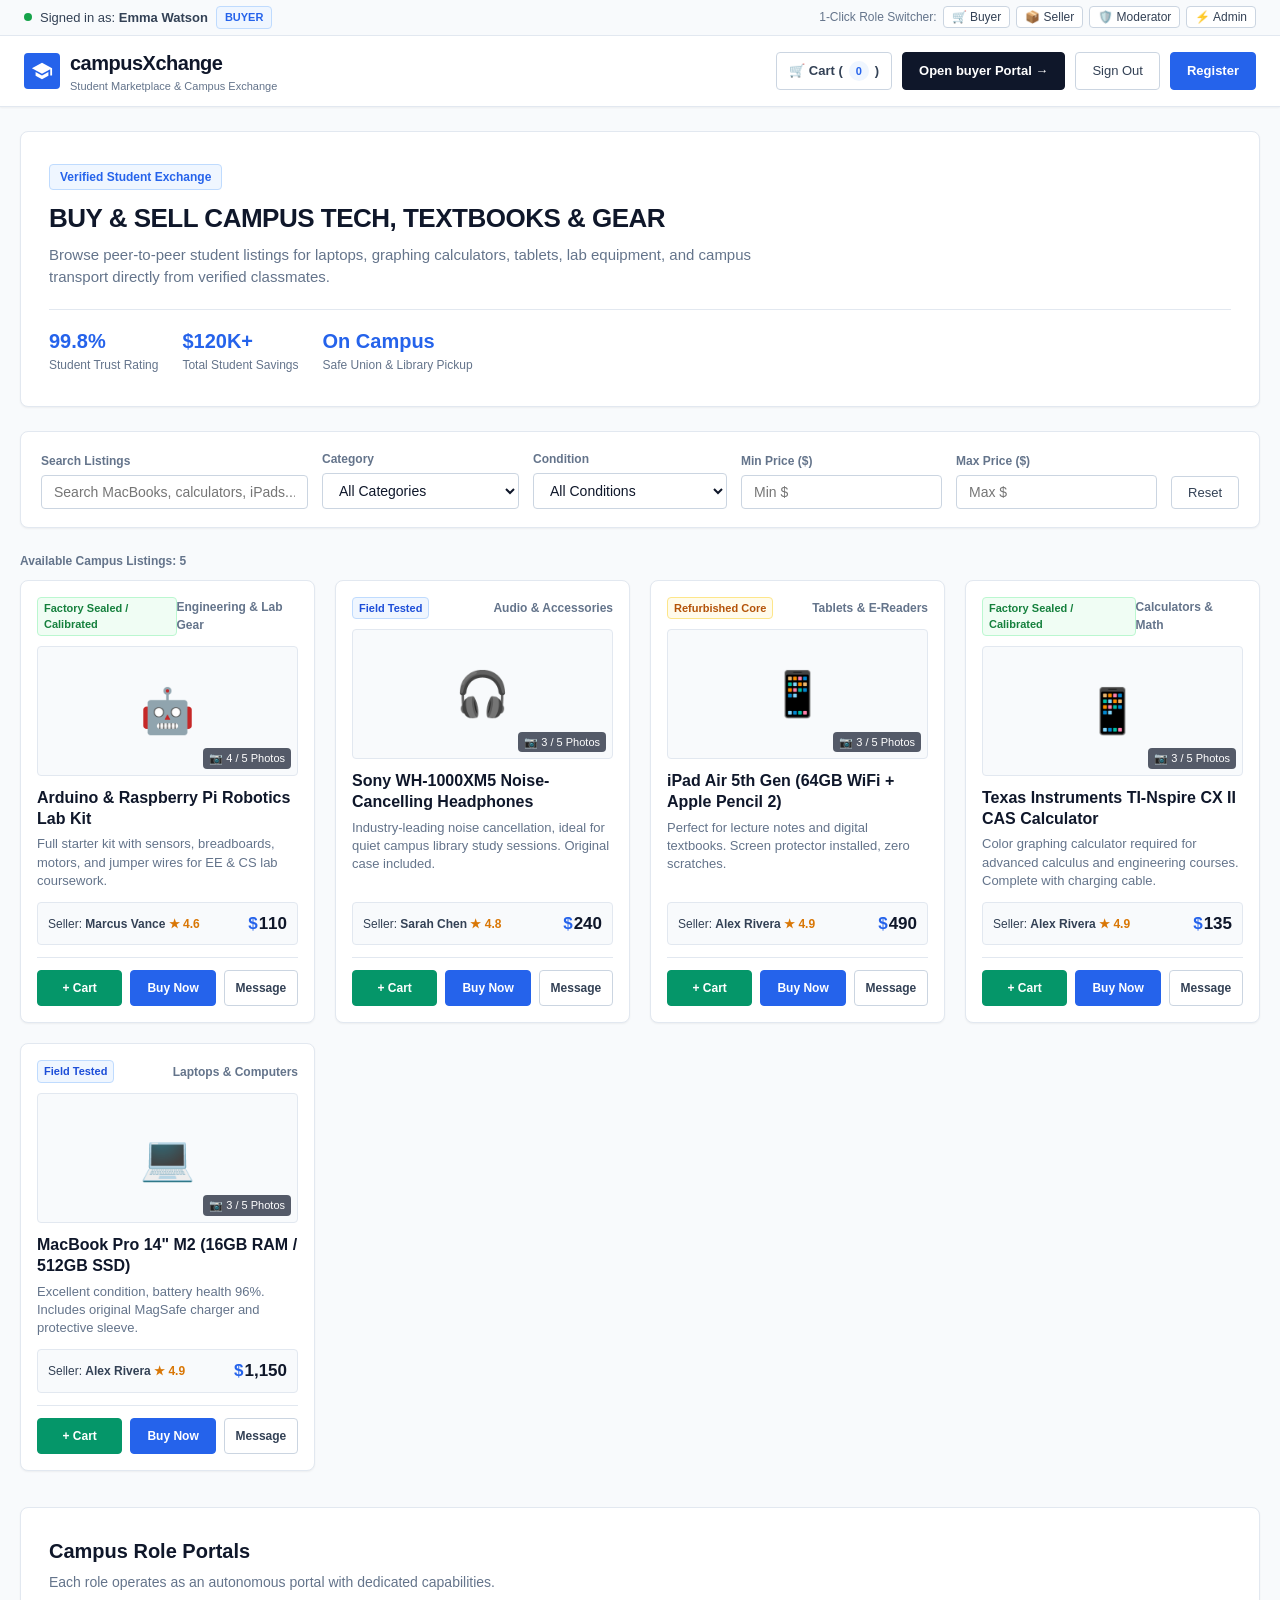
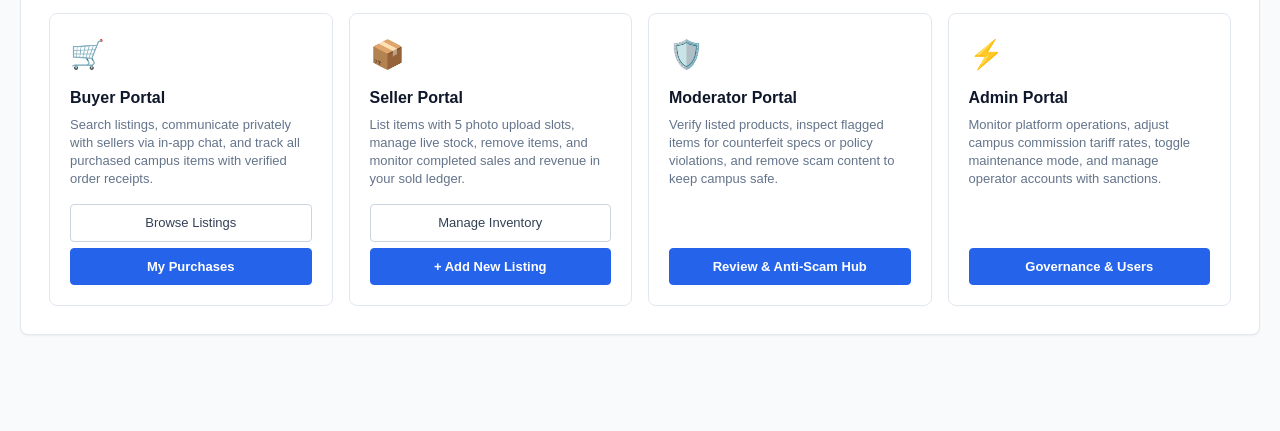
<file: index.html>
<!doctype html>
<html lang="en">
	<head>
		<meta charset="UTF-8" />
		<meta name="viewport" content="width=device-width, initial-scale=1.0" />
		<link rel="stylesheet" href="home/style/portal.css" />
		<title>campusXchange | Student Tech &amp; Campus Marketplace</title>
	</head>
	<body>
		<!-- System Global Header with Universal Auth & Session Switcher -->
		<header class="system-header">
			<div class="auth-top-bar">
				<div class="auth-user-status">
					<span class="status-dot"></span>
					<span
						>Signed in as:
						<strong id="currentUserName">Emma Watson</strong></span
					>
					<span id="currentUserRole" class="role-badge role-buyer"
						>BUYER</span
					>
				</div>

				<div class="demo-account-switcher">
					<span class="demo-label">1-Click Role Switcher:</span>
					<button class="demo-btn" data-role="buyer">🛒 Buyer</button>
					<button class="demo-btn" data-role="seller">
						📦 Seller
					</button>
					<button class="demo-btn" data-role="moderator">
						🛡️ Moderator
					</button>
					<button class="demo-btn" data-role="admin">⚡ Admin</button>
				</div>
			</div>

			<div class="main-nav">
				<a href="index.html" class="brand-wrapper">
					<div class="brand-logo-icon">
						<svg viewBox="0 0 24 24">
							<path
								d="M12 3L1 9l11 6 9-4.91V17h2V9L12 3zM5 13.18v4L12 21l7-3.82v-4L12 17l-7-3.82z" />
						</svg>
					</div>
					<div>
						<span class="brand-title">campusXchange</span>
						<div class="brand-subtitle">
							Student Marketplace &amp; Campus Exchange
						</div>
					</div>
				</a>

				<div class="nav-right-actions">
					<a href="home/view/cart.html" class="nav-cart-btn" id="cartNavBtn"
						>🛒 Cart (<span id="cartCountBadge" class="cart-badge"
							>0</span
						>)</a
					>
					<a
						id="portalJumpBtn"
						href="buyers/view/search.html"
						class="btn-portal-jump">
						Open Role Portal →
					</a>
					<a href="home/view/login.html" id="authActionBtn" class="btn-outline"
						>Universal Login</a
					>
					<a href="home/view/register.html" class="btn-cyan">Register</a>
				</div>
			</div>
		</header>

		<main class="page-container">
			<!-- Hero Showcase Section -->
			<section class="hero-showcase">
				<span class="hero-tag">Verified Student Exchange</span>
				<h1 class="hero-title">
					BUY &amp; SELL CAMPUS TECH, TEXTBOOKS &amp; GEAR
				</h1>
				<p class="hero-desc">
					Browse peer-to-peer student listings for laptops, graphing
					calculators, tablets, lab equipment, and campus transport
					directly from verified classmates.
				</p>

				<div class="hero-stats-row">
					<div class="hero-stat-item">
						<span class="hero-stat-num">99.8%</span>
						<span class="hero-stat-lbl">Student Trust Rating</span>
					</div>
					<div class="hero-stat-item">
						<span class="hero-stat-num">$120K+</span>
						<span class="hero-stat-lbl">Total Student Savings</span>
					</div>
					<div class="hero-stat-item">
						<span class="hero-stat-num">On Campus</span>
						<span class="hero-stat-lbl"
							>Safe Union &amp; Library Pickup</span
						>
					</div>
				</div>
			</section>

			<!-- Search & Multi-Filter Controls Bar -->
			<section class="search-filter-panel">
				<div class="filter-group">
					<label for="homeSearchInput" class="filter-label"
						>Search Listings</label
					>
					<input
						type="text"
						id="homeSearchInput"
						class="input-control"
						placeholder="Search MacBooks, calculators, iPads..." />
				</div>

				<div class="filter-group">
					<label for="homeCategoryFilter" class="filter-label"
						>Category</label
					>
					<select id="homeCategoryFilter" class="select-control">
						<option value="all">All Categories</option>
						<option value="Laptops & Computers">
							Laptops &amp; Computers
						</option>
						<option value="Calculators & Math">
							Calculators &amp; Math
						</option>
						<option value="Tablets & E-Readers">
							Tablets &amp; E-Readers
						</option>
						<option value="Audio & Accessories">
							Audio &amp; Accessories
						</option>
						<option value="Campus Transit">Campus Transit</option>
						<option value="Engineering & Lab Gear">
							Engineering &amp; Lab Gear
						</option>
					</select>
				</div>

				<div class="filter-group">
					<label for="homeConditionFilter" class="filter-label"
						>Condition</label
					>
					<select id="homeConditionFilter" class="select-control">
						<option value="all">All Conditions</option>
						<option value="Factory Sealed / Calibrated">
							Brand New / Sealed
						</option>
						<option value="Field Tested">
							Like New (Gently Used)
						</option>
						<option value="Refurbished Core">Good Condition</option>
						<option value="Surplus Salvage">Fair Condition</option>
					</select>
				</div>

				<div class="filter-group">
					<label for="homeMinPrice" class="filter-label"
						>Min Price ($)</label
					>
					<input
						type="text"
						id="homeMinPrice"
						class="input-control"
						placeholder="Min $" />
				</div>

				<div class="filter-group">
					<label for="homeMaxPrice" class="filter-label"
						>Max Price ($)</label
					>
					<input
						type="text"
						id="homeMaxPrice"
						class="input-control"
						placeholder="Max $" />
				</div>

				<button id="homeResetBtn" class="btn-outline">Reset</button>
			</section>

			<!-- Results Header -->
			<div class="card-top-row">
				<span class="filter-label">
					Available Campus Listings:
					<strong id="homeResultsCount">0</strong>
				</span>
			</div>

			<!-- Active Listings Grid -->
			<div id="homeListingsGrid" class="listings-grid">
				<!-- Populated dynamically by portal.js -->
			</div>

			<!-- 4 Role Portals Navigation Cards -->
			<section class="roles-overview-panel">
				<h2 class="section-title">Campus Role Portals</h2>
				<p class="section-desc">
					Each role operates as an autonomous portal with dedicated
					capabilities.
				</p>

				<div class="roles-grid">
					<!-- Buyer Role -->
					<article class="role-portal-card">
						<div class="role-icon">🛒</div>
						<h3 class="role-card-title">Buyer Portal</h3>
						<p class="role-card-desc">
							Search listings, communicate privately with sellers
							via in-app chat, and track all purchased campus
							items with verified order receipts.
						</p>
						<div class="role-actions-list">
							<a
								href="buyers/view/search.html"
								class="btn-outline"
								>Browse Listings</a
							>
							<a
								href="buyers/view/purchases.html"
								class="btn-cyan"
								>My Purchases</a
							>
						</div>
					</article>

					<!-- Seller Role -->
					<article class="role-portal-card">
						<div class="role-icon">📦</div>
						<h3 class="role-card-title">Seller Portal</h3>
						<p class="role-card-desc">
							List items with 5 photo upload slots, manage live
							stock, remove items, and monitor completed sales and
							revenue in your sold ledger.
						</p>
						<div class="role-actions-list">
							<a
								href="sellers/view/manage-listings.html"
								class="btn-outline"
								>Manage Inventory</a
							>
							<a
								href="sellers/view/create-listing.html"
								class="btn-cyan"
								>+ Add New Listing</a
							>
						</div>
					</article>

					<!-- Moderator Role -->
					<article class="role-portal-card">
						<div class="role-icon">🛡️</div>
						<h3 class="role-card-title">Moderator Portal</h3>
						<p class="role-card-desc">
							Verify listed products, inspect flagged items for
							counterfeit specs or policy violations, and remove
							scam content to keep campus safe.
						</p>
						<div class="role-actions-list">
							<a
								href="moderators/view/reported-listings.html"
								class="btn-cyan"
								>Review &amp; Anti-Scam Hub</a
							>
						</div>
					</article>

					<!-- Admin Role -->
					<article class="role-portal-card">
						<div class="role-icon">⚡</div>
						<h3 class="role-card-title">Admin Portal</h3>
						<p class="role-card-desc">
							Monitor platform operations, adjust campus
							commission tariff rates, toggle maintenance mode,
							and manage operator accounts with sanctions.
						</p>
						<div class="role-actions-list">
							<a
								href="admin/view/user-management.html"
								class="btn-cyan"
								>Governance &amp; Users</a
							>
						</div>
					</article>
				</div>
			</section>
		</main>

		<!-- Instant Purchase Escrow Confirmation Modal -->
		<div id="purchaseModal" class="modal-backdrop">
			<div class="modal-card">
				<button id="closePurchaseModalBtn" class="modal-close-btn">
					&times;
				</button>
				<h2 class="hero-title">Confirm Campus Purchase</h2>
				<p class="hero-desc">
					Secure peer transaction with on-campus pickup verification.
				</p>

				<div class="seller-meta-row">
					<div>
						<span class="filter-label">Product Name</span>
						<h3 id="purchaseModalTitle" class="listing-title">
							Item Title
						</h3>
						<span class="metric-sub"
							>Seller:
							<strong id="purchaseModalSeller"
								>Seller</strong
							></span
						>
					</div>
					<div>
						<span class="filter-label">Total Price</span>
						<div id="purchaseModalPrice" class="price-display">
							$0
						</div>
					</div>
				</div>

				<p class="section-desc">
					Upon confirmation, this item will be reserved under your
					Buyer Account, deducted from public search, and filed in
					<strong>My Purchases</strong>.
				</p>

				<button id="confirmPurchaseBtn" class="btn-buy">
					Confirm Purchase &amp; Reserve Item
				</button>
			</div>
		</div>
		<script src="home/script/portal.js"></script>
	</body>
</html>
</file>
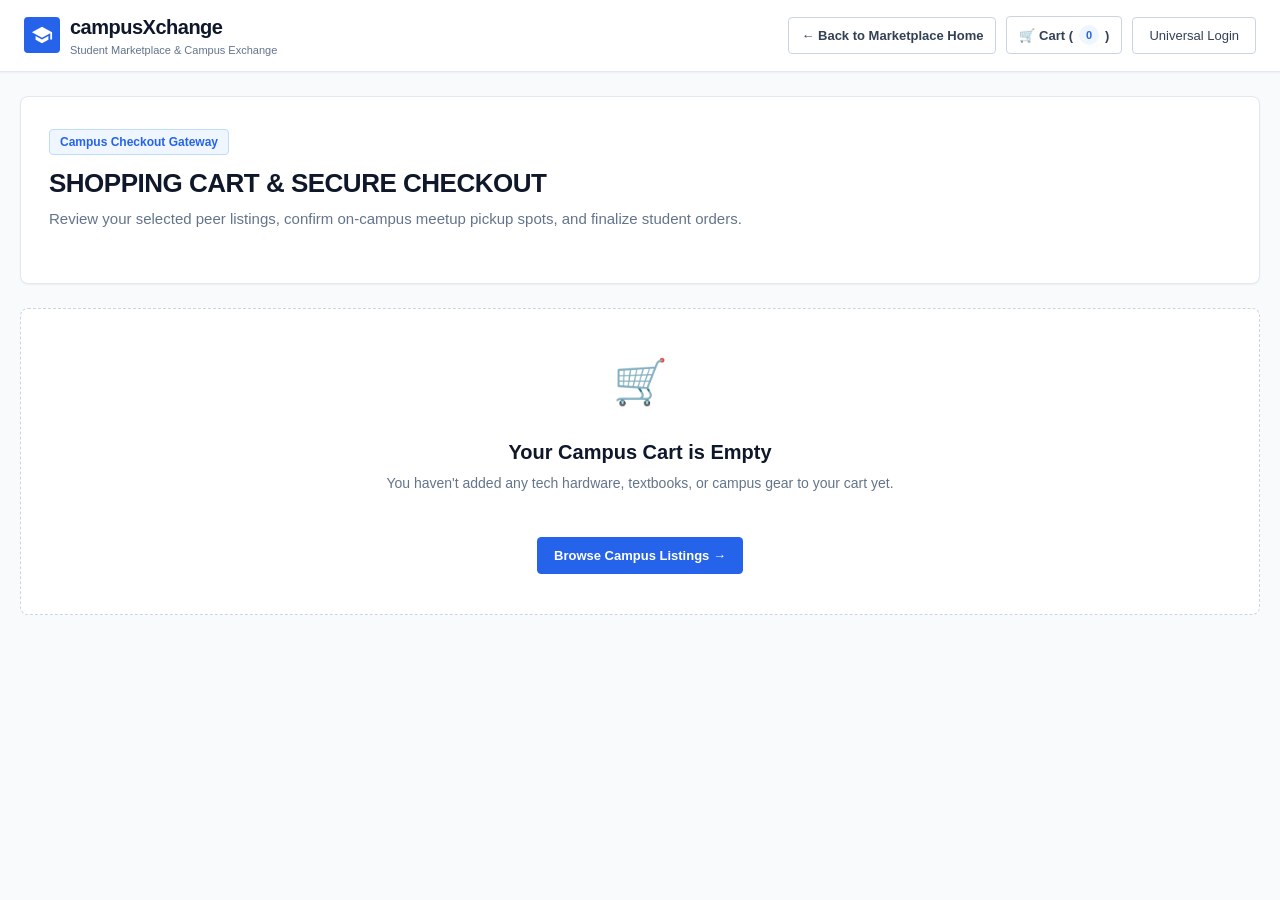
<file: cart.html>
<!DOCTYPE html>
<html lang="en">
<head>
  <meta charset="UTF-8">
  <meta name="viewport" content="width=device-width, initial-scale=1.0">
  <title>campusXchange | Student Cart &amp; Checkout</title>
  <link rel="stylesheet" href="portal.css">
</head>
<body>

  <!-- System Global Header -->
  <header class="system-header">
    <div class="main-nav">
      <a href="index.html" class="brand-wrapper">
        <div class="brand-logo-icon">
          <svg viewBox="0 0 24 24">
            <path d="M12 3L1 9l11 6 9-4.91V17h2V9L12 3zM5 13.18v4L12 21l7-3.82v-4L12 17l-7-3.82z"/>
          </svg>
        </div>
        <div>
          <span class="brand-title">campusXchange</span>
          <div class="brand-subtitle">Student Marketplace &amp; Campus Exchange</div>
        </div>
      </a>

      <div class="nav-right-actions">
        <a href="index.html" class="btn-back-home">← Back to Marketplace Home</a>
        <a href="cart.html" class="nav-cart-btn" id="cartNavBtn">🛒 Cart (<span id="cartCountBadge" class="cart-badge">0</span>)</a>
        <a href="login.html" class="btn-outline">Universal Login</a>
      </div>
    </div>
  </header>

  <main class="page-container">

    <div class="hero-showcase">
      <span class="hero-tag">Campus Checkout Gateway</span>
      <h1 class="hero-title">SHOPPING CART &amp; SECURE CHECKOUT</h1>
      <p class="hero-desc">
        Review your selected peer listings, confirm on-campus meetup pickup spots, and finalize student orders.
      </p>
    </div>

    <!-- Empty Cart Section (shown when cart is empty) -->
    <section id="cartEmptySection" class="empty-state-card hidden">
      <div class="photo-icon">🛒</div>
      <br>
      <h2 class="section-title">Your Campus Cart is Empty</h2>
      <p class="section-desc">You haven't added any tech hardware, textbooks, or campus gear to your cart yet.</p>
      <br>
      <a href="index.html" class="btn-cyan">Browse Campus Listings →</a>
    </section>

    <!-- Cart Items & Checkout Layout (shown when items exist) -->
    <div id="cartContentSection" class="cart-checkout-layout">
      
      <!-- Left: Cart Table Items -->
      <section class="cart-items-panel">
        <div class="panel-header">
          <h2 class="section-title">Items in Your Cart</h2>
          <button id="clearCartBtn" class="btn-outline">Clear Cart</button>
        </div>

        <table class="cart-table">
          <thead>
            <tr>
              <th>Product &amp; Details</th>
              <th>Unit Price</th>
              <th>Quantity</th>
              <th>Total</th>
              <th>Action</th>
            </tr>
          </thead>
          <tbody id="cartTableBody">
            <!-- Populated dynamically by cart.js -->
          </tbody>
        </table>
      </section>

      <!-- Right: Summary & Checkout Form -->
      <section class="order-summary-panel">
        <h2 class="section-title">Order Summary</h2>

        <div class="summary-row">
          <span>Subtotal</span>
          <strong id="cartSubtotalVal">$0</strong>
        </div>

        <div class="summary-row">
          <span>Campus Protection Fee (3.5%)</span>
          <span id="cartReserveFeeVal">$0</span>
        </div>

        <div class="summary-row total-row">
          <span>Total Amount</span>
          <span id="cartTotalVal">$0</span>
        </div>

        <!-- Checkout Form -->
        <form id="checkoutForm" class="checkout-box">
          <h3 class="role-card-title">Campus Handover Details</h3>

          <div class="form-group">
            <label for="checkoutName" class="filter-label">Buyer Full Name</label>
            <input type="text" id="checkoutName" class="input-control" placeholder="e.g. Emma Watson" required>
          </div>

          <div class="form-group">
            <label for="checkoutStudentId" class="filter-label">Student ID Number</label>
            <input type="text" id="checkoutStudentId" class="input-control" placeholder="e.g. STU-88214" value="STU-88214" required>
          </div>

          <div class="form-group">
            <label for="checkoutEmail" class="filter-label">Campus Email (.edu)</label>
            <input type="email" id="checkoutEmail" class="input-control" placeholder="e.g. emma.watson@campus.edu" required>
          </div>

          <div class="form-group">
            <label for="checkoutLocation" class="filter-label">Preferred Campus Meetup Spot</label>
            <select id="checkoutLocation" class="select-control">
              <option value="Student Union Lobby">Student Union Lobby (Main Floor)</option>
              <option value="Main University Library">Main University Library (Atrium)</option>
              <option value="Engineering & Technology Hall">Engineering &amp; Technology Hall</option>
              <option value="North Quad Residential Center">North Quad Residential Center</option>
              <option value="Campus Dining Hub">Campus Dining Hub Entrance</option>
            </select>
          </div>

          <div class="form-group">
            <label for="checkoutPaymentMethod" class="filter-label">Payment &amp; Handover Method</label>
            <select id="checkoutPaymentMethod" class="select-control">
              <option value="Cash on In-Person Handover">Cash on In-Person Handover (Recommended)</option>
              <option value="Campus Escrow Protection">Campus Escrow Protection</option>
              <option value="Student Account / Campus Pay">Student Account / Campus Pay</option>
            </select>
          </div>

          <div class="form-group">
            <label for="checkoutNotes" class="filter-label">Order Notes / Availability (Optional)</label>
            <input type="text" id="checkoutNotes" class="input-control" placeholder="e.g. Free between 2 PM and 4 PM today">
          </div>

          <button type="submit" class="btn-confirm-checkout">
            ✓ Complete Order &amp; Reserve Items
          </button>
        </form>

      </section>

    </div>

    <!-- Order Confirmation Receipt Card (shown after successful checkout) -->
    <section id="orderReceiptSection" class="order-receipt-card hidden">
      <div class="receipt-success-icon">✓</div>
      <h2 class="hero-title">CAMPUS ORDER CONFIRMED!</h2>
      <p class="section-desc">
        Your peer transaction has been approved. Items are reserved and removed from the active marketplace catalog.
      </p>

      <div class="specs-panel">
        <table class="specs-table">
          <tbody>
            <tr>
              <th>Order Reference ID</th>
              <td><strong id="receiptOrderId" class="highlight-cyan">ORD-00000</strong></td>
            </tr>
            <tr>
              <th>Total Amount Due</th>
              <td><strong id="receiptOrderAmount">$0</strong></td>
            </tr>
            <tr>
              <th>Campus Meetup Location</th>
              <td id="receiptOrderLocation">Student Union Lobby</td>
            </tr>
            <tr>
              <th>Settlement Method</th>
              <td id="receiptPaymentMethod">Cash on In-Person Handover</td>
            </tr>
            <tr>
              <th>Status</th>
              <td><span class="user-status-pill status-active">Reserved for Campus Pickup</span></td>
            </tr>
          </tbody>
        </table>
      </div>

      <div class="receipt-actions">
        <a href="buyers/view/purchases.html" class="btn-cyan">View My Purchases Ledger →</a>
        <a href="index.html" class="btn-outline">Continue Shopping</a>
      </div>
    </section>

  </main>

  <script src="cart.js"></script>
</body>
</html>
</file>
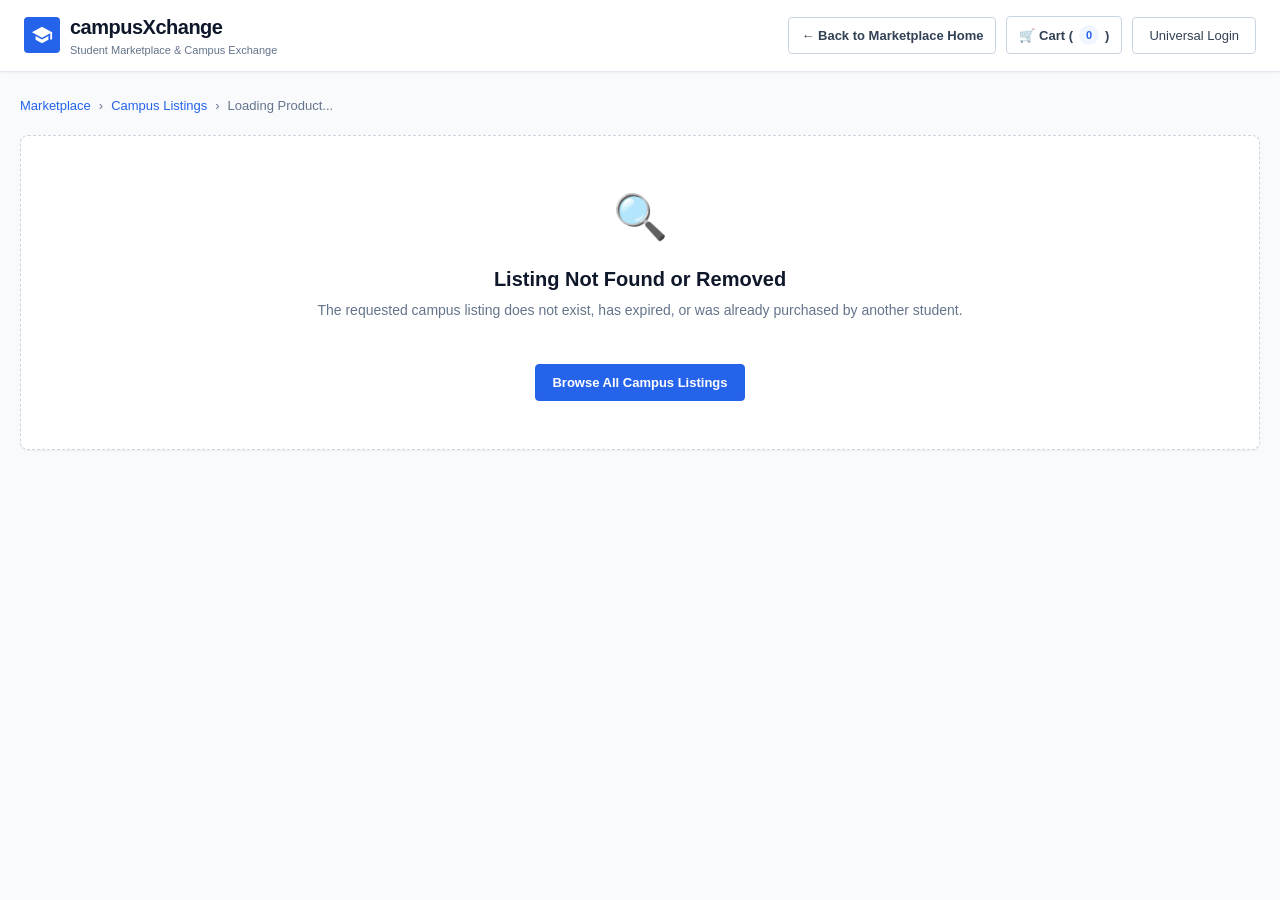
<file: product-details.html>
<!doctype html>
<html lang="en">
	<head>
		<meta charset="UTF-8" />
		<meta name="viewport" content="width=device-width, initial-scale=1.0" />
		<title>campusXchange | Product Details</title>
		<link rel="stylesheet" href="portal.css" />
	</head>
	<body>
		<!-- System Global Header -->
		<header class="system-header">
			<div class="main-nav">
				<a href="index.html" class="brand-wrapper">
					<div class="brand-logo-icon">
						<svg viewBox="0 0 24 24">
							<path
								d="M12 3L1 9l11 6 9-4.91V17h2V9L12 3zM5 13.18v4L12 21l7-3.82v-4L12 17l-7-3.82z" />
						</svg>
					</div>
					<div>
						<span class="brand-title">campusXchange</span>
						<div class="brand-subtitle">
							Student Marketplace &amp; Campus Exchange
						</div>
					</div>
				</a>

				<div class="nav-right-actions">
					<a href="index.html" class="btn-back-home"
						>← Back to Marketplace Home</a
					>
					<a href="cart.html" class="nav-cart-btn" id="cartNavBtn"
						>🛒 Cart (<span id="cartCountBadge" class="cart-badge"
							>0</span
						>)</a
					>
					<a href="login.html" class="btn-outline">Universal Login</a>
				</div>
			</div>
		</header>

		<main class="page-container">
			<!-- Breadcrumbs Navigation -->
			<nav class="breadcrumb-bar">
				<a href="index.html">Marketplace</a>
				<span>&rsaquo;</span>
				<a href="index.html">Campus Listings</a>
				<span>&rsaquo;</span>
				<span id="crumbItemTitle">Loading Product...</span>
			</nav>

			<!-- Dynamic Product Details Content -->
			<div id="productDetailContent">
				<section class="product-detail-layout">
					<!-- Left: Image Gallery -->
					<div class="detail-gallery">
						<div class="detail-main-photo">
							<span id="detailMainPhotoIcon" class="photo-icon"
								>📦</span
							>
							<span
								id="detailPhotoBadge"
								class="detail-photo-badge"
								>📷 1 of 5 Photos</span
							>
						</div>

						<div
							id="detailThumbnails"
							class="detail-thumbnails-row">
							<!-- Populated dynamically by product-details.js -->
						</div>
					</div>

					<!-- Right: Item Info & Action Deck -->
					<div class="detail-info-pane">
						<div class="detail-header-row">
							<span
								id="detailCondition"
								class="condition-badge condition-tested"
								>Condition Tested</span
							>
							<span id="detailCategory" class="filter-label"
								>Electronics</span
							>
						</div>

						<h1 id="detailTitle" class="detail-title">
							Product Title
						</h1>

						<div class="detail-price-box">
							<span id="detailPrice" class="detail-price-val"
								>$0</span
							>
							<span class="detail-price-label"
								>Verified Student Peer Price</span
							>
						</div>

						<p id="detailDesc" class="detail-desc-block">
							Item description and condition details will appear
							here.
						</p>

						<!-- Verified Seller Card -->
						<div class="seller-profile-card">
							<div class="seller-avatar-name">
								<div class="seller-avatar-icon">🎓</div>
								<div>
									<strong id="detailSellerName"
										>Student Seller</strong
									>
									<div
										id="detailSellerRating"
										class="seller-rating">
										★ 5.0 Campus Rating
									</div>
								</div>
							</div>
							<div>
								<span class="filter-label">Campus Pickup:</span>
								<div
									id="detailPickupLocation"
									class="metric-sub">
									North Quad Hall
								</div>
							</div>
						</div>

						<!-- Actions Deck -->
						<div class="detail-actions-deck">
							<button
								id="detailAddToCartBtn"
								class="btn-detail-cart">
								🛒 Add to Cart
							</button>
							<button id="detailBuyNowBtn" class="btn-detail-buy">
								⚡ Buy Now &amp; Checkout
							</button>
							<a
								id="detailMessageBtn"
								href="buyers/view/messages.html"
								class="btn-msg">
								💬 Message Seller
							</a>
						</div>
					</div>
				</section>

				<!-- Specifications & Verification Panel -->
				<section class="specs-panel">
					<h2 class="section-title">
						Item Specifications &amp; Campus Verification
					</h2>
					<table class="specs-table">
						<tbody>
							<tr>
								<th>Listing Reference ID</th>
								<td id="specItemId">LIST-000</td>
							</tr>
							<tr>
								<th>Department / Category</th>
								<td id="specCategory">Category</td>
							</tr>
							<tr>
								<th>Condition State</th>
								<td id="specCondition">Condition</td>
							</tr>
							<tr>
								<th>Designated Meetup Zone</th>
								<td id="specLocation">Campus Location</td>
							</tr>
							<tr>
								<th>Availability Status</th>
								<td id="specStatus">Available</td>
							</tr>
							<tr>
								<th>Safety Inspection Shield</th>
								<td>
									Verified Clean (Scam-Free Guaranteed by
									Campus Moderation)
								</td>
							</tr>
						</tbody>
					</table>
				</section>
			</div>

			<!-- Product Not Found State (hidden by default) -->
			<div id="productNotFound" class="empty-state-card hidden">
				<div class="photo-icon">🔍</div>
				<br />
				<h2 class="section-title">Listing Not Found or Removed</h2>
				<p class="section-desc">
					The requested campus listing does not exist, has expired, or
					was already purchased by another student.
				</p>
				<br />
				<a href="index.html" class="btn-cyan"
					>Browse All Campus Listings</a
				>
			</div>
		</main>

		<script src="product-details.js"></script>
	</body>
</html>
</file>
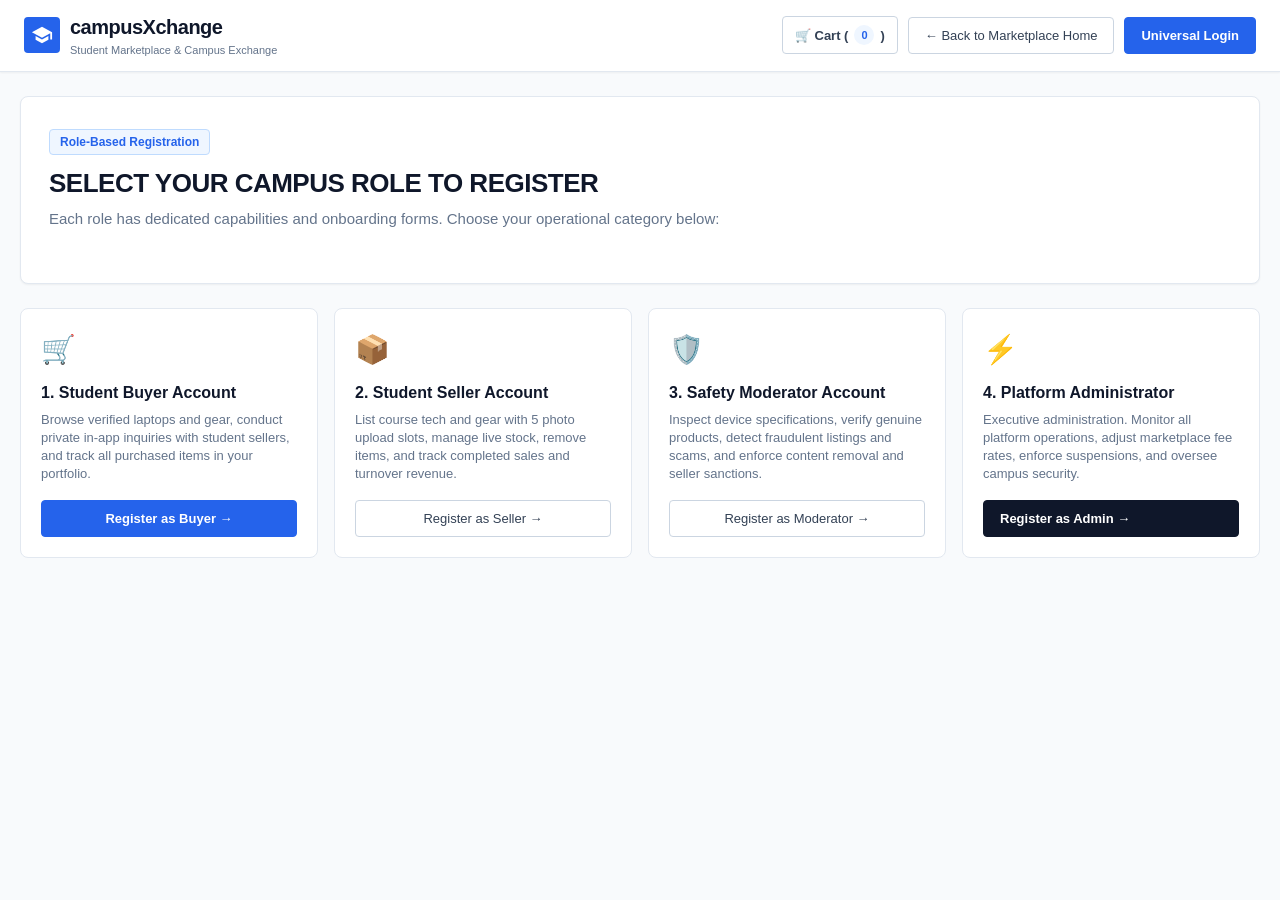
<file: register.html>
<!DOCTYPE html>
<html lang="en">
<head>
  <meta charset="UTF-8">
  <meta name="viewport" content="width=device-width, initial-scale=1.0">
  <title>campusXchange | Role Registration Hub</title>
  <link rel="stylesheet" href="portal.css">
</head>
<body>

  <!-- System Global Header -->
  <header class="system-header">
    <div class="main-nav">
      <a href="index.html" class="brand-wrapper">
        <div class="brand-logo-icon">
          <svg viewBox="0 0 24 24">
            <path d="M12 3L1 9l11 6 9-4.91V17h2V9L12 3zM5 13.18v4L12 21l7-3.82v-4L12 17l-7-3.82z"/>
          </svg>
        </div>
        <div>
          <span class="brand-title">campusXchange</span>
          <div class="brand-subtitle">Student Marketplace &amp; Campus Exchange</div>
        </div>
      </a>

      <div class="nav-right-actions">
        <a href="cart.html" class="nav-cart-btn">🛒 Cart (<span class="cart-badge">0</span>)</a>
        <a href="index.html" class="btn-outline">← Back to Marketplace Home</a>
        <a href="login.html" class="btn-cyan">Universal Login</a>
      </div>
    </div>
  </header>

  <main class="page-container">

    <div class="hero-showcase">
      <span class="hero-tag">Role-Based Registration</span>
      <h1 class="hero-title">SELECT YOUR CAMPUS ROLE TO REGISTER</h1>
      <p class="hero-desc">
        Each role has dedicated capabilities and onboarding forms. Choose your operational category below:
      </p>
    </div>

    <section class="roles-grid">
      <!-- 1. Buyer Registration Card -->
      <article class="role-portal-card">
        <div class="role-icon">🛒</div>
        <h2 class="role-card-title">1. Student Buyer Account</h2>
        <p class="role-card-desc">
          Browse verified laptops and gear, conduct private in-app inquiries with student sellers, and track all purchased items in your portfolio.
        </p>
        <a href="buyers/view/register.html" class="btn-cyan">
          Register as Buyer →
        </a>
      </article>

      <!-- 2. Seller Registration Card -->
      <article class="role-portal-card">
        <div class="role-icon">📦</div>
        <h2 class="role-card-title">2. Student Seller Account</h2>
        <p class="role-card-desc">
          List course tech and gear with 5 photo upload slots, manage live stock, remove items, and track completed sales and turnover revenue.
        </p>
        <a href="sellers/view/register.html" class="btn-outline">
          Register as Seller →
        </a>
      </article>

      <!-- 3. Moderator Registration Card -->
      <article class="role-portal-card">
        <div class="role-icon">🛡️</div>
        <h2 class="role-card-title">3. Safety Moderator Account</h2>
        <p class="role-card-desc">
          Inspect device specifications, verify genuine products, detect fraudulent listings and scams, and enforce content removal and seller sanctions.
        </p>
        <a href="moderators/view/register.html" class="btn-outline">
          Register as Moderator →
        </a>
      </article>

      <!-- 4. Admin Registration Card -->
      <article class="role-portal-card">
        <div class="role-icon">⚡</div>
        <h2 class="role-card-title">4. Platform Administrator</h2>
        <p class="role-card-desc">
          Executive administration. Monitor all platform operations, adjust marketplace fee rates, enforce suspensions, and oversee campus security.
        </p>
        <a href="admin/view/register.html" class="btn-portal-jump">
          Register as Admin →
        </a>
      </article>
    </section>

  </main>

  <script src="portal.js"></script>
</body>
</html>
</file>
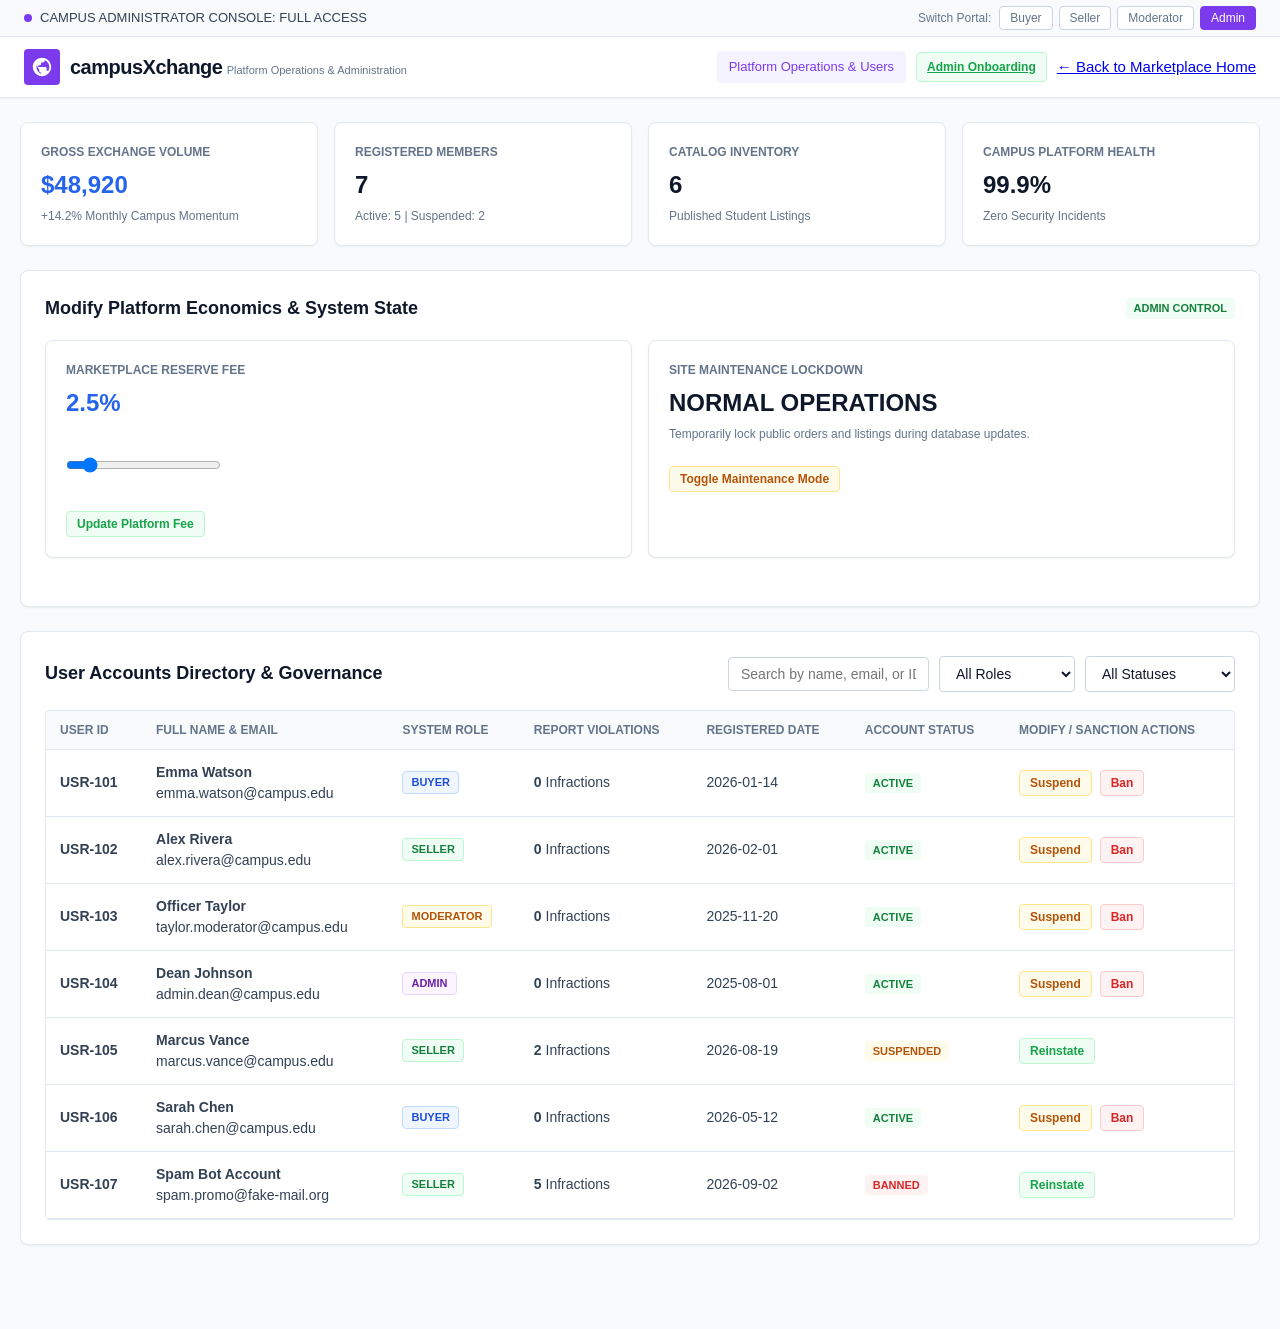
<file: admin/view/dashboard.html>
<!DOCTYPE html>
<html lang="en">
<head>
  <meta charset="UTF-8">
  <meta http-equiv="refresh" content="0; url=user-management.html">
  <title>Redirecting to Platform Governance...</title>
  <link rel="stylesheet" href="../style/admin.css">
</head>
<body>
  <main class="page-container">
    <p>Redirecting to <a href="user-management.html" class="nav-link">Platform Governance &amp; Operations</a>...</p>
  </main>
</body>
</html>
</file>
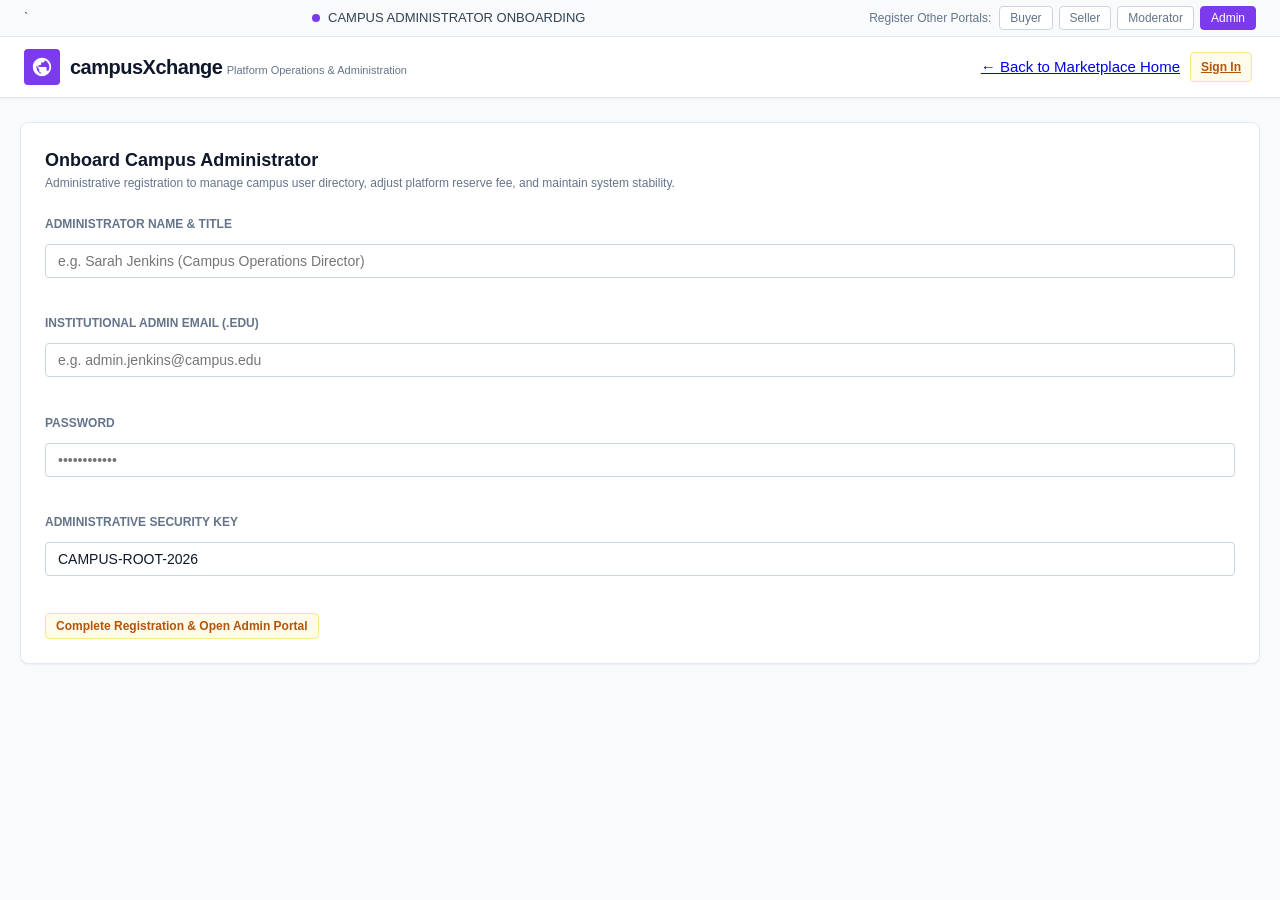
<file: admin/view/register.html>
<!doctype html>
<html lang="en">
	<head>
		<meta charset="UTF-8" />
		<meta name="viewport" content="width=device-width, initial-scale=1.0" />
		<link rel="stylesheet" href="../style/admin.css" />
		<title>campusXchange | Register as Campus Administrator</title>
	</head>
	<body>
		<!-- System Global Header with Role Navigation -->
		<header class="system-header">
			<div class="role-bar">
				`
				<div class="system-status">
					<span class="status-dot-purple"></span>
					<span>CAMPUS ADMINISTRATOR ONBOARDING</span>
				</div>
				<div class="role-switcher">
					<span class="role-label">Register Other Portals:</span>
					<nav class="role-nav-links">
						<a
							href="../../buyers/view/register.html"
							class="role-pill"
							>Buyer</a
						>
						<a
							href="../../sellers/view/register.html"
							class="role-pill"
							>Seller</a
						>
						<a
							href="../../moderators/view/register.html"
							class="role-pill"
							>Moderator</a
						>
						<a href="register.html" class="role-pill active"
							>Admin</a
						>
					</nav>
				</div>
			</div>

			<div class="main-nav">
				<a href="user-management.html" class="brand-wrapper">
					<div class="brand-logo-icon">
						<svg viewBox="0 0 24 24">
							<path
								d="M12 2C6.48 2 2 6.48 2 12s4.48 10 10 10 10-4.48 10-10S17.52 2 12 2zm1 17.93c-3.95-.49-7-3.85-7-7.93 0-.62.08-1.21.21-1.79L9 15v1c0 1.1.9 2 2 2v1.93zm6.9-2.54c-.26-.81-1-1.39-1.9-1.39h-1v-3c0-.55-.45-1-1-1H8v-2h2c.55 0 1-.45 1-1V7h2c1.1 0 2-.9 2-2v-.41c2.93 1.19 5 4.06 5 7.41 0 2.08-.8 3.97-2.1 5.39z" />
						</svg>
					</div>
					<div class="brand-text-group">
						<span class="brand-title">campusXchange</span>
						<span class="brand-subtitle"
							>Platform Operations &amp; Administration</span
						>
					</div>
				</a>

				<div class="nav-actions">
					<a href="../../index.html" class="btn-back-home"
						>← Back to Marketplace Home</a
					>
					<a href="../../home/view/login.html" class="btn-action-suspend"
						>Sign In</a
					>
				</div>
			</div>
		</header>

		<main class="page-container">
			<section class="panel-section">
				<h1 class="panel-title">Onboard Campus Administrator</h1>
				<p class="kpi-subtext">
					Administrative registration to manage campus user directory,
					adjust platform reserve fee, and maintain system stability.
				</p>
				<br />

				<form id="adminRegisterForm">
					<div class="filter-group">
						<label for="regAdminName" class="kpi-title"
							>Administrator Name &amp; Title</label
						>
						<input
							type="text"
							id="regAdminName"
							class="search-input"
							placeholder="e.g. Sarah Jenkins (Campus Operations Director)" />
					</div>
					<br />

					<div class="filter-group">
						<label for="regAdminEmail" class="kpi-title"
							>Institutional Admin Email (.edu)</label
						>
						<input
							type="text"
							id="regAdminEmail"
							class="search-input"
							placeholder="e.g. admin.jenkins@campus.edu" />
					</div>
					<br />

					<div class="filter-group">
						<label for="regAdminPassword" class="kpi-title"
							>Password</label
						>
						<input
							type="password"
							id="regAdminPassword"
							class="search-input"
							placeholder="••••••••••••" />
					</div>
					<br />

					<div class="filter-group">
						<label for="regAdminPasskey" class="kpi-title"
							>Administrative Security Key</label
						>
						<input
							type="text"
							id="regAdminPasskey"
							class="search-input"
							placeholder="Default: CAMPUS-ROOT-2026"
							value="CAMPUS-ROOT-2026" />
					</div>
					<br />

					<button type="submit" class="btn-action-suspend">
						Complete Registration &amp; Open Admin Portal
					</button>
				</form>
			</section>
		</main>
		<script src="../script/admin.js"></script>
	</body>
</html>
</file>
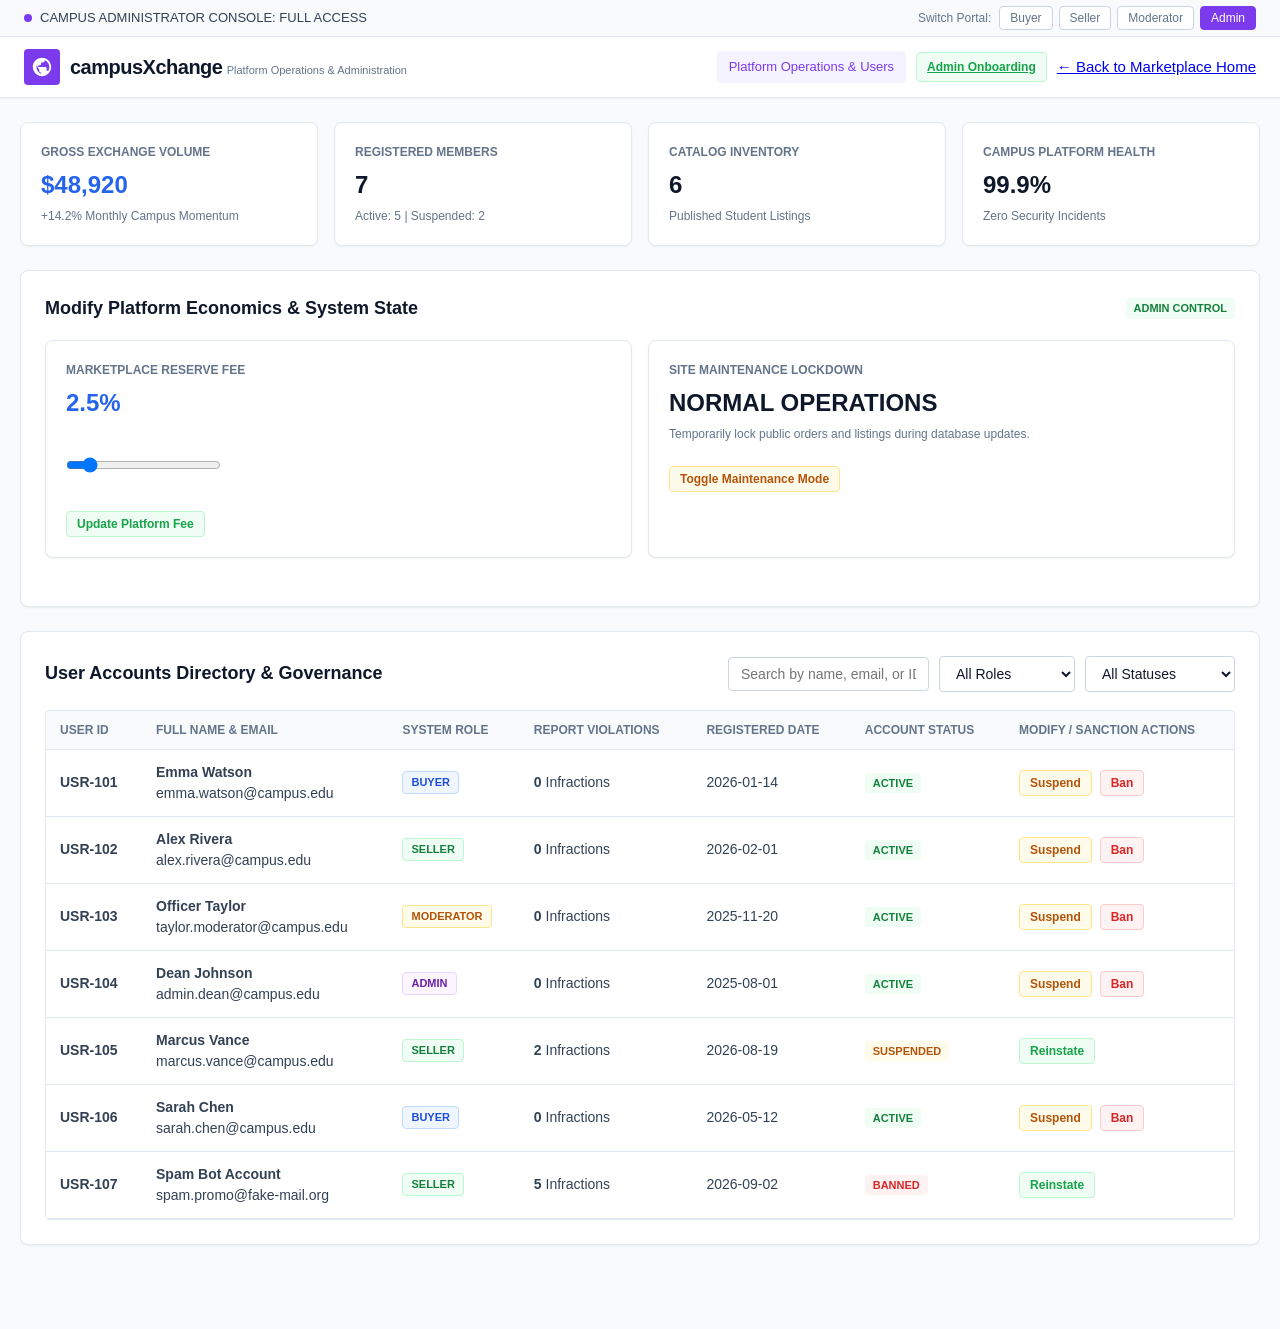
<file: admin/view/user-management.html>
<!DOCTYPE html>
<html lang="en">
<head>
  <meta charset="UTF-8">
  <meta name="viewport" content="width=device-width, initial-scale=1.0">
  <title>campusXchange | Platform Operations &amp; Administration</title>
  <link rel="stylesheet" href="../style/admin.css">
</head>
<body>

  <!-- System Global Header with Role Navigation -->
  <header class="system-header">
    <div class="role-bar">
      <div class="system-status">
        <span class="status-dot-purple"></span>
        <span>CAMPUS ADMINISTRATOR CONSOLE: FULL ACCESS</span>
      </div>
      <div class="role-switcher">
        <span class="role-label">Switch Portal:</span>
        <nav class="role-nav-links">
          <a href="../../buyers/view/search.html" class="role-pill">Buyer</a>
          <a href="../../sellers/view/manage-listings.html" class="role-pill">Seller</a>
          <a href="../../moderators/view/reported-listings.html" class="role-pill">Moderator</a>
          <a href="user-management.html" class="role-pill active">Admin</a>
        </nav>
      </div>
    </div>

    <div class="main-nav">
      <a href="user-management.html" class="brand-wrapper">
        <div class="brand-logo-icon">
          <svg viewBox="0 0 24 24">
            <path d="M12 2C6.48 2 2 6.48 2 12s4.48 10 10 10 10-4.48 10-10S17.52 2 12 2zm1 17.93c-3.95-.49-7-3.85-7-7.93 0-.62.08-1.21.21-1.79L9 15v1c0 1.1.9 2 2 2v1.93zm6.9-2.54c-.26-.81-1-1.39-1.9-1.39h-1v-3c0-.55-.45-1-1-1H8v-2h2c.55 0 1-.45 1-1V7h2c1.1 0 2-.9 2-2v-.41c2.93 1.19 5 4.06 5 7.41 0 2.08-.8 3.97-2.1 5.39z"/>
          </svg>
        </div>
        <div class="brand-text-group">
          <span class="brand-title">campusXchange</span>
          <span class="brand-subtitle">Platform Operations &amp; Administration</span>
        </div>
      </a>

      <div class="nav-actions">
        <a href="user-management.html" class="nav-link active">Platform Operations &amp; Users</a>
        <a href="register.html" class="btn-action-reinstate">Admin Onboarding</a>
        <a href="../../index.html" class="btn-back-home">← Back to Marketplace Home</a>
      </div>
    </div>
  </header>

  <main class="page-container">

    <!-- Operations Overview Deck (SRS: "admin can see all oparation") -->
    <section class="kpi-grid">
      <div class="kpi-card">
        <div class="kpi-title">Gross Exchange Volume</div>
        <div class="kpi-value highlight-cyan">$48,920</div>
        <div class="kpi-subtext">+14.2% Monthly Campus Momentum</div>
      </div>

      <div class="kpi-card">
        <div class="kpi-title">Registered Members</div>
        <div id="metricTotalUsers" class="kpi-value">0</div>
        <div class="kpi-subtext">Active: <span id="metricActiveUsers">0</span> | Suspended: <span id="metricSuspendedUsers">0</span></div>
      </div>

      <div class="kpi-card">
        <div class="kpi-title">Catalog Inventory</div>
        <div id="metricTotalListings" class="kpi-value">0</div>
        <div class="kpi-subtext">Published Student Listings</div>
      </div>

      <div class="kpi-card">
        <div class="kpi-title">Campus Platform Health</div>
        <div class="kpi-value">99.9%</div>
        <div class="kpi-subtext">Zero Security Incidents</div>
      </div>
    </section>

    <!-- Platform Settings Modification Section (SRS: "and also modify") -->
    <section class="panel-section">
      <div class="panel-header">
        <h2 class="panel-title">Modify Platform Economics &amp; System State</h2>
        <span class="user-status-pill status-active">Admin Control</span>
      </div>

      <div class="kpi-grid">
        <!-- Global Commission Slider -->
        <div class="kpi-card">
          <div class="kpi-title">Marketplace Reserve Fee</div>
          <div id="commissionDisplayVal" class="kpi-value highlight-cyan">3.5%</div>
          <br>
          <input type="range" id="commissionRangeInput" class="search-input" value="3.5">
          <br><br>
          <button id="saveCommissionBtn" class="btn-action-reinstate">Update Platform Fee</button>
        </div>

        <!-- Maintenance Mode Toggle -->
        <div class="kpi-card">
          <div class="kpi-title">Site Maintenance Lockdown</div>
          <div id="maintenanceStateText" class="kpi-value">NORMAL OPERATIONS</div>
          <p class="kpi-subtext">Temporarily lock public orders and listings during database updates.</p>
          <br>
          <button id="toggleMaintenanceBtn" class="btn-action-suspend">Toggle Maintenance Mode</button>
        </div>
      </div>
    </section>

    <!-- User Accounts Management & Sanctions Panel -->
    <section class="panel-section">
      <div class="panel-header">
        <h2 class="panel-title">User Accounts Directory &amp; Governance</h2>
        <div class="nav-actions">
          <input type="text" id="searchUserInput" class="search-input" placeholder="Search by name, email, or ID...">
          <select id="filterUserRole" class="search-input">
            <option value="all">All Roles</option>
            <option value="buyer">Buyers</option>
            <option value="seller">Sellers</option>
            <option value="moderator">Moderators</option>
            <option value="admin">Administrators</option>
          </select>
          <select id="filterUserStatus" class="search-input">
            <option value="all">All Statuses</option>
            <option value="active">Active Only</option>
            <option value="suspended">Suspended Only</option>
          </select>
        </div>
      </div>

      <div class="data-table-wrapper">
        <table class="users-table">
          <thead>
            <tr>
              <th>User ID</th>
              <th>Full Name &amp; Email</th>
              <th>System Role</th>
              <th>Report Violations</th>
              <th>Registered Date</th>
              <th>Account Status</th>
              <th>Modify / Sanction Actions</th>
            </tr>
          </thead>
          <tbody id="usersTbody">
            <!-- Populated dynamically by admin.js -->
          </tbody>
        </table>
      </div>
    </section>

  </main>

  <!-- Account Suspension Confirmation Modal -->
  <div id="suspendModal" class="modal-backdrop">
    <div class="modal-card">
      <button id="closeSuspendModalBtn" class="modal-close-btn">&times;</button>
      <h2 class="panel-title">Suspend User Account</h2>
      <p class="kpi-subtext">Apply administrative suspension for policy violations to: <strong id="suspendTargetName">User</strong></p>
      <br>

      <div class="filter-group">
        <label for="suspendReasonInput" class="kpi-title">Reason for Account Suspension</label>
        <input type="text" id="suspendReasonInput" class="search-input" placeholder="e.g. Inappropriate conduct, repeated counterfeit listing reports...">
      </div>
      <br>
      <button id="confirmSuspendBtn" class="btn-action-suspend">Confirm Account Suspension</button>
    </div>
  </div>

  <script src="../script/admin.js"></script>
</body>
</html>
</file>
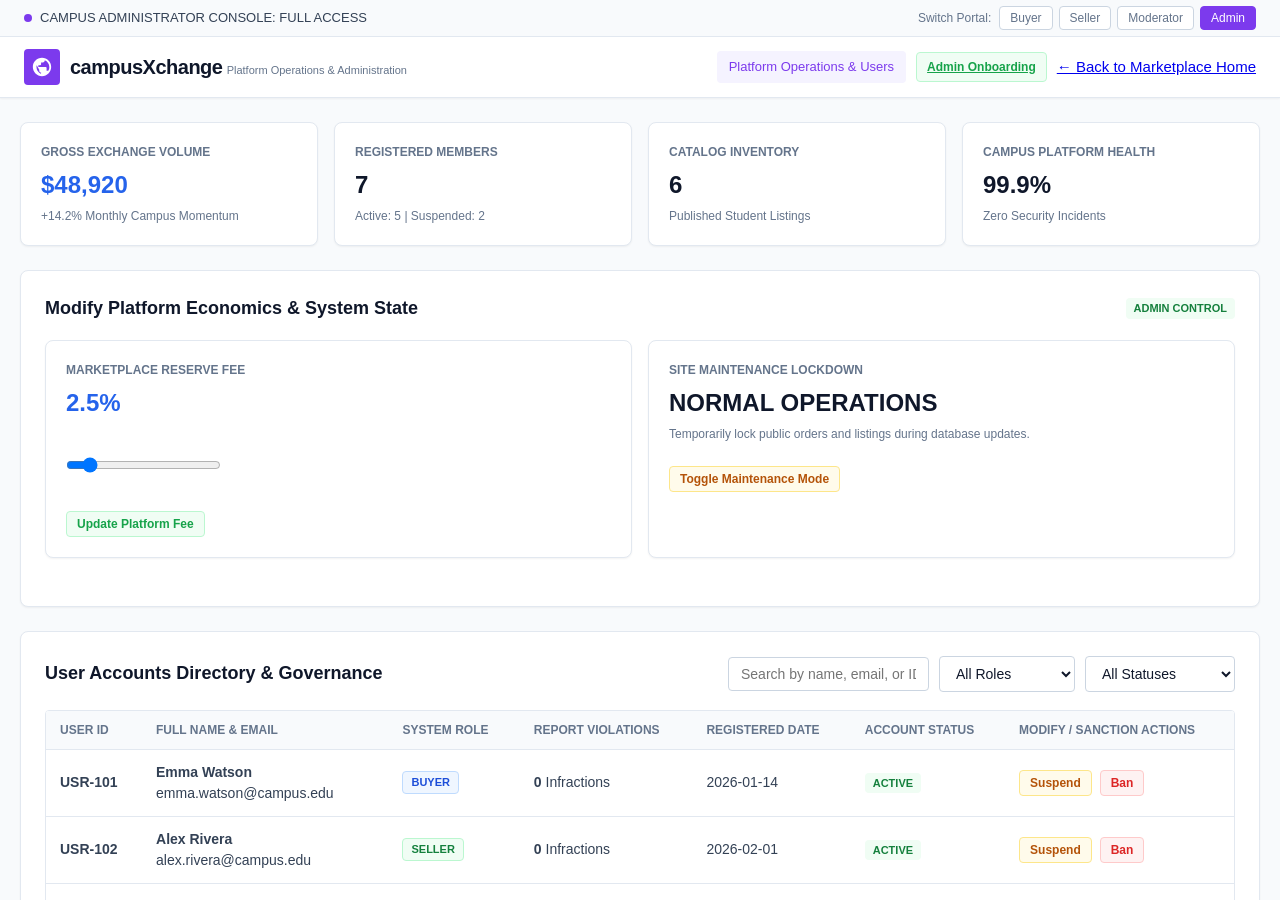
<file: admin/view/users.html>
<!DOCTYPE html>
<html lang="en">
<head>
  <meta charset="UTF-8">
  <meta http-equiv="refresh" content="0; url=user-management.html">
  <title>Redirecting to User Accounts Directory...</title>
  <link rel="stylesheet" href="../style/admin.css">
</head>
<body>
  <main class="page-container">
    <p>Redirecting to <a href="user-management.html" class="nav-link">User Accounts Directory</a>...</p>
  </main>
</body>
</html>
</file>
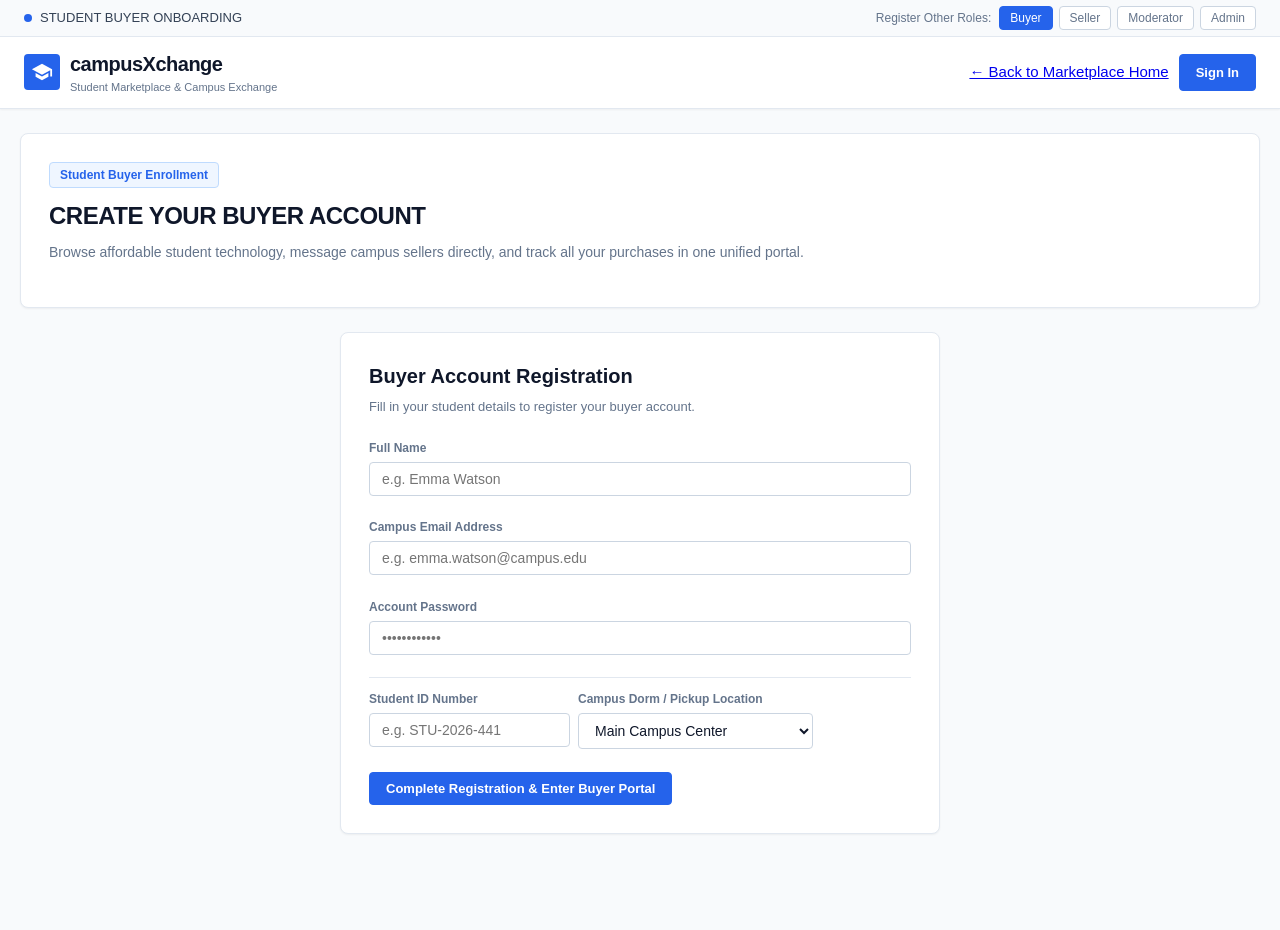
<file: buyers/view/register.html>
<!doctype html>
<html lang="en">
	<head>
		<meta charset="UTF-8" />
		<meta name="viewport" content="width=device-width, initial-scale=1.0" />
		<title>campusXchange | Register as Student Buyer</title>
		<link rel="stylesheet" href="../style/buyers.css" />
	</head>
	<body>
		<!-- System Global Header with Role Navigation -->
		<header class="system-header">
			<div class="role-bar">
				<div class="system-status">
					<span class="status-dot"></span>
					<span>STUDENT BUYER ONBOARDING</span>
				</div>
				<div class="role-switcher">
					<span class="role-label">Register Other Roles:</span>
					<nav class="role-nav-links">
						<a href="register.html" class="role-pill active"
							>Buyer</a
						>
						<a
							href="../../sellers/view/register.html"
							class="role-pill"
							>Seller</a
						>
						<a
							href="../../moderators/view/register.html"
							class="role-pill"
							>Moderator</a
						>
						<a
							href="../../admin/view/register.html"
							class="role-pill"
							>Admin</a
						>
					</nav>
				</div>
			</div>

			<div class="main-nav">
				<a href="search.html" class="brand-wrapper">
					<div class="brand-logo-icon">
						<svg viewBox="0 0 24 24">
							<path
								d="M12 3L1 9l11 6 9-4.91V17h2V9L12 3zM5 13.18v4L12 21l7-3.82v-4L12 17l-7-3.82z" />
						</svg>
					</div>
					<div>
						<span class="brand-title">campusXchange</span>
						<div class="brand-subtitle">
							Student Marketplace &amp; Campus Exchange
						</div>
					</div>
				</a>

				<div class="nav-actions">
					<a href="../../index.html" class="btn-back-home"
						>← Back to Marketplace Home</a
					>
					<a href="../../home/view/login.html" class="btn-primary">Sign In</a>
				</div>
			</div>
		</header>

		<main class="page-container">
			<div class="hero-banner">
				<span class="hero-tag">Student Buyer Enrollment</span>
				<h1 class="hero-title">CREATE YOUR BUYER ACCOUNT</h1>
				<p class="hero-desc">
					Browse affordable student technology, message campus sellers
					directly, and track all your purchases in one unified
					portal.
				</p>
			</div>

			<!-- Registration Card -->
			<div class="panel-section">
				<h2 class="panel-title">Buyer Account Registration</h2>
				<p class="kpi-subtext">
					Fill in your student details to register your buyer account.
				</p>
				<br />

				<form id="buyerRegisterForm">
					<div class="filter-group">
						<label for="regBuyerName" class="filter-label"
							>Full Name</label
						>
						<input
							type="text"
							id="regBuyerName"
							class="input-control"
							placeholder="e.g. Emma Watson" />
					</div>
					<br />

					<div class="filter-group">
						<label for="regBuyerEmail" class="filter-label"
							>Campus Email Address</label
						>
						<input
							type="text"
							id="regBuyerEmail"
							class="input-control"
							placeholder="e.g. emma.watson@campus.edu" />
					</div>
					<br />

					<div class="filter-group">
						<label for="regBuyerPassword" class="filter-label"
							>Account Password</label
						>
						<input
							type="password"
							id="regBuyerPassword"
							class="input-control"
							placeholder="••••••••••••" />
					</div>
					<br />

					<div class="card-actions-row">
						<div class="filter-group">
							<label for="regBuyerCampusId" class="filter-label"
								>Student ID Number</label
							>
							<input
								type="text"
								id="regBuyerCampusId"
								class="input-control"
								placeholder="e.g. STU-2026-441" />
						</div>

						<div class="filter-group">
							<label for="regBuyerQuadrant" class="filter-label"
								>Campus Dorm / Pickup Location</label
							>
							<select
								id="regBuyerQuadrant"
								class="select-control">
								<option value="Main Campus Center">
									Main Campus Center
								</option>
								<option value="North Residence Hall">
									North Residence Hall
								</option>
								<option value="Science & Engineering Library">
									Science &amp; Engineering Library
								</option>
								<option value="Off-Campus Student Housing">
									Off-Campus Student Housing
								</option>
							</select>
						</div>
					</div>
					<br />

					<button type="submit" class="btn-primary">
						Complete Registration &amp; Enter Buyer Portal
					</button>
				</form>
			</div>
		</main>

		<script src="../script/buyers.js"></script>
	</body>
</html>
</file>
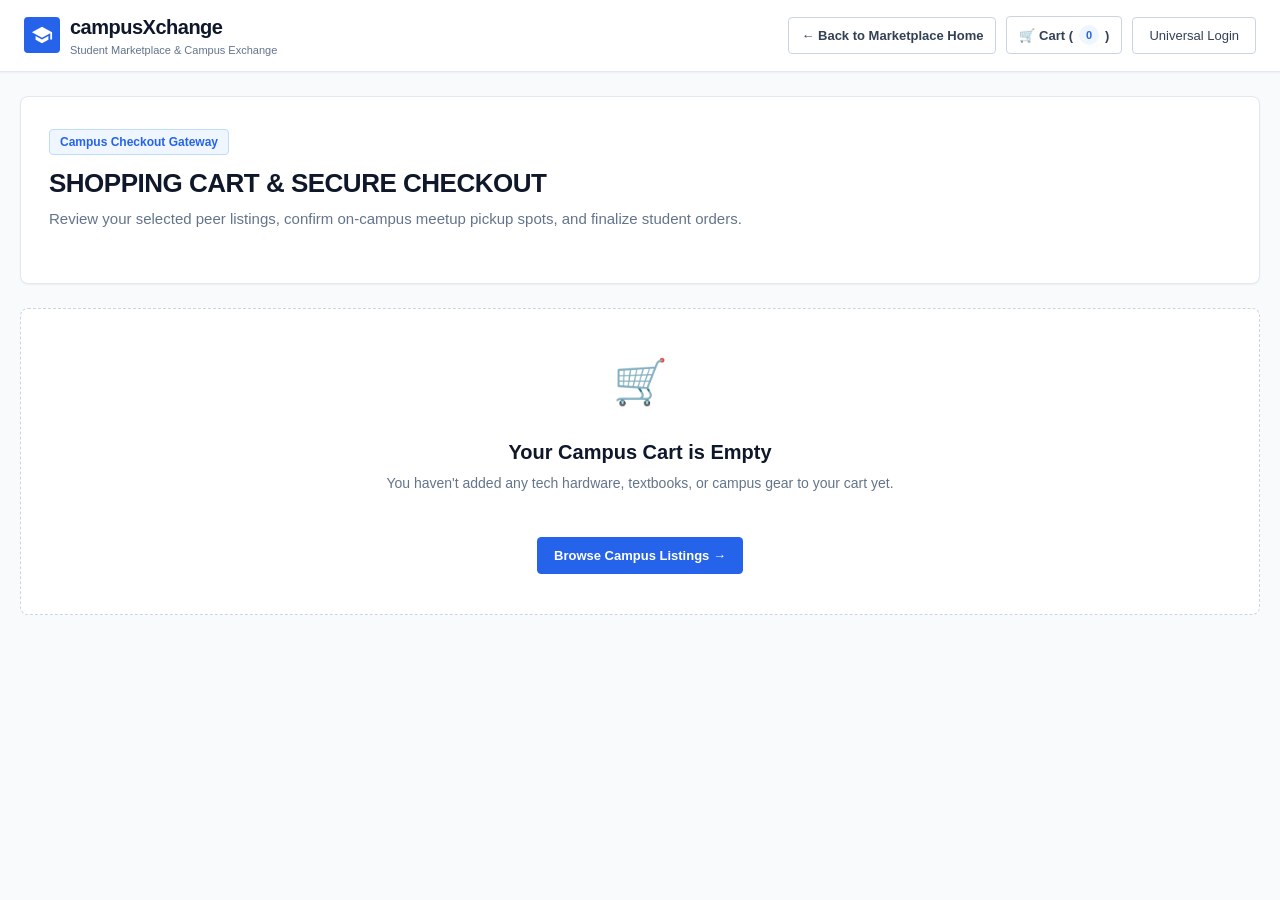
<file: home/view/cart.html>
<!DOCTYPE html>
<html lang="en">
<head>
  <meta charset="UTF-8">
  <meta name="viewport" content="width=device-width, initial-scale=1.0">
  <title>campusXchange | Student Cart &amp; Checkout</title>
  <link rel="stylesheet" href="../style/portal.css">
</head>
<body>

  <!-- System Global Header -->
  <header class="system-header">
    <div class="main-nav">
      <a href="../../index.html" class="brand-wrapper">
        <div class="brand-logo-icon">
          <svg viewBox="0 0 24 24">
            <path d="M12 3L1 9l11 6 9-4.91V17h2V9L12 3zM5 13.18v4L12 21l7-3.82v-4L12 17l-7-3.82z"/>
          </svg>
        </div>
        <div>
          <span class="brand-title">campusXchange</span>
          <div class="brand-subtitle">Student Marketplace &amp; Campus Exchange</div>
        </div>
      </a>

      <div class="nav-right-actions">
        <a href="../../index.html" class="btn-back-home">← Back to Marketplace Home</a>
        <a href="cart.html" class="nav-cart-btn" id="cartNavBtn">🛒 Cart (<span id="cartCountBadge" class="cart-badge">0</span>)</a>
        <a href="login.html" class="btn-outline">Universal Login</a>
      </div>
    </div>
  </header>

  <main class="page-container">

    <div class="hero-showcase">
      <span class="hero-tag">Campus Checkout Gateway</span>
      <h1 class="hero-title">SHOPPING CART &amp; SECURE CHECKOUT</h1>
      <p class="hero-desc">
        Review your selected peer listings, confirm on-campus meetup pickup spots, and finalize student orders.
      </p>
    </div>

    <!-- Empty Cart Section (shown when cart is empty) -->
    <section id="cartEmptySection" class="empty-state-card hidden">
      <div class="photo-icon">🛒</div>
      <br>
      <h2 class="section-title">Your Campus Cart is Empty</h2>
      <p class="section-desc">You haven't added any tech hardware, textbooks, or campus gear to your cart yet.</p>
      <br>
      <a href="../../index.html" class="btn-cyan">Browse Campus Listings →</a>
    </section>

    <!-- Cart Items & Checkout Layout (shown when items exist) -->
    <div id="cartContentSection" class="cart-checkout-layout">
      
      <!-- Left: Cart Table Items -->
      <section class="cart-items-panel">
        <div class="panel-header">
          <h2 class="section-title">Items in Your Cart</h2>
          <button id="clearCartBtn" class="btn-outline">Clear Cart</button>
        </div>

        <table class="cart-table">
          <thead>
            <tr>
              <th>Product &amp; Details</th>
              <th>Unit Price</th>
              <th>Quantity</th>
              <th>Total</th>
              <th>Action</th>
            </tr>
          </thead>
          <tbody id="cartTableBody">
            <!-- Populated dynamically by cart.js -->
          </tbody>
        </table>
      </section>

      <!-- Right: Summary & Checkout Form -->
      <section class="order-summary-panel">
        <h2 class="section-title">Order Summary</h2>

        <div class="summary-row">
          <span>Subtotal</span>
          <strong id="cartSubtotalVal">$0</strong>
        </div>

        <div class="summary-row">
          <span>Campus Protection Fee (3.5%)</span>
          <span id="cartReserveFeeVal">$0</span>
        </div>

        <div class="summary-row total-row">
          <span>Total Amount</span>
          <span id="cartTotalVal">$0</span>
        </div>

        <!-- Checkout Form -->
        <form id="checkoutForm" class="checkout-box">
          <h3 class="role-card-title">Campus Handover Details</h3>

          <div class="form-group">
            <label for="checkoutName" class="filter-label">Buyer Full Name</label>
            <input type="text" id="checkoutName" class="input-control" placeholder="e.g. Emma Watson">
          </div>

          <div class="form-group">
            <label for="checkoutStudentId" class="filter-label">Student ID Number</label>
            <input type="text" id="checkoutStudentId" class="input-control" placeholder="e.g. STU-88214" value="STU-88214">
          </div>

          <div class="form-group">
            <label for="checkoutEmail" class="filter-label">Campus Email (.edu)</label>
            <input type="text" id="checkoutEmail" class="input-control" placeholder="e.g. emma.watson@campus.edu">
          </div>

          <div class="form-group">
            <label for="checkoutLocation" class="filter-label">Preferred Campus Meetup Spot</label>
            <select id="checkoutLocation" class="select-control">
              <option value="Student Union Lobby">Student Union Lobby (Main Floor)</option>
              <option value="Main University Library">Main University Library (Atrium)</option>
              <option value="Engineering & Technology Hall">Engineering &amp; Technology Hall</option>
              <option value="North Quad Residential Center">North Quad Residential Center</option>
              <option value="Campus Dining Hub">Campus Dining Hub Entrance</option>
            </select>
          </div>

          <div class="form-group">
            <label for="checkoutPaymentMethod" class="filter-label">Payment &amp; Handover Method</label>
            <select id="checkoutPaymentMethod" class="select-control">
              <option value="Cash on In-Person Handover">Cash on In-Person Handover (Recommended)</option>
              <option value="Campus Escrow Protection">Campus Escrow Protection</option>
              <option value="Student Account / Campus Pay">Student Account / Campus Pay</option>
            </select>
          </div>

          <div class="form-group">
            <label for="checkoutNotes" class="filter-label">Order Notes / Availability (Optional)</label>
            <input type="text" id="checkoutNotes" class="input-control" placeholder="e.g. Free between 2 PM and 4 PM today">
          </div>

          <button type="submit" class="btn-confirm-checkout">
            ✓ Complete Order &amp; Reserve Items
          </button>
        </form>

      </section>

    </div>

    <!-- Order Confirmation Receipt Card (shown after successful checkout) -->
    <section id="orderReceiptSection" class="order-receipt-card hidden">
      <div class="receipt-success-icon">✓</div>
      <h2 class="hero-title">CAMPUS ORDER CONFIRMED!</h2>
      <p class="section-desc">
        Your peer transaction has been approved. Items are reserved and removed from the active marketplace catalog.
      </p>

      <div class="specs-panel">
        <table class="specs-table">
          <tbody>
            <tr>
              <th>Order Reference ID</th>
              <td><strong id="receiptOrderId" class="highlight-cyan">ORD-00000</strong></td>
            </tr>
            <tr>
              <th>Total Amount Due</th>
              <td><strong id="receiptOrderAmount">$0</strong></td>
            </tr>
            <tr>
              <th>Campus Meetup Location</th>
              <td id="receiptOrderLocation">Student Union Lobby</td>
            </tr>
            <tr>
              <th>Settlement Method</th>
              <td id="receiptPaymentMethod">Cash on In-Person Handover</td>
            </tr>
            <tr>
              <th>Status</th>
              <td><span class="user-status-pill status-active">Reserved for Campus Pickup</span></td>
            </tr>
          </tbody>
        </table>
      </div>

      <div class="receipt-actions">
        <a href="../../buyers/view/purchases.html" class="btn-cyan">View My Purchases Ledger →</a>
        <a href="../../index.html" class="btn-outline">Continue Shopping</a>
      </div>
    </section>

  </main>

  <script src="../script/cart.js"></script>
</body>
</html>
</file>
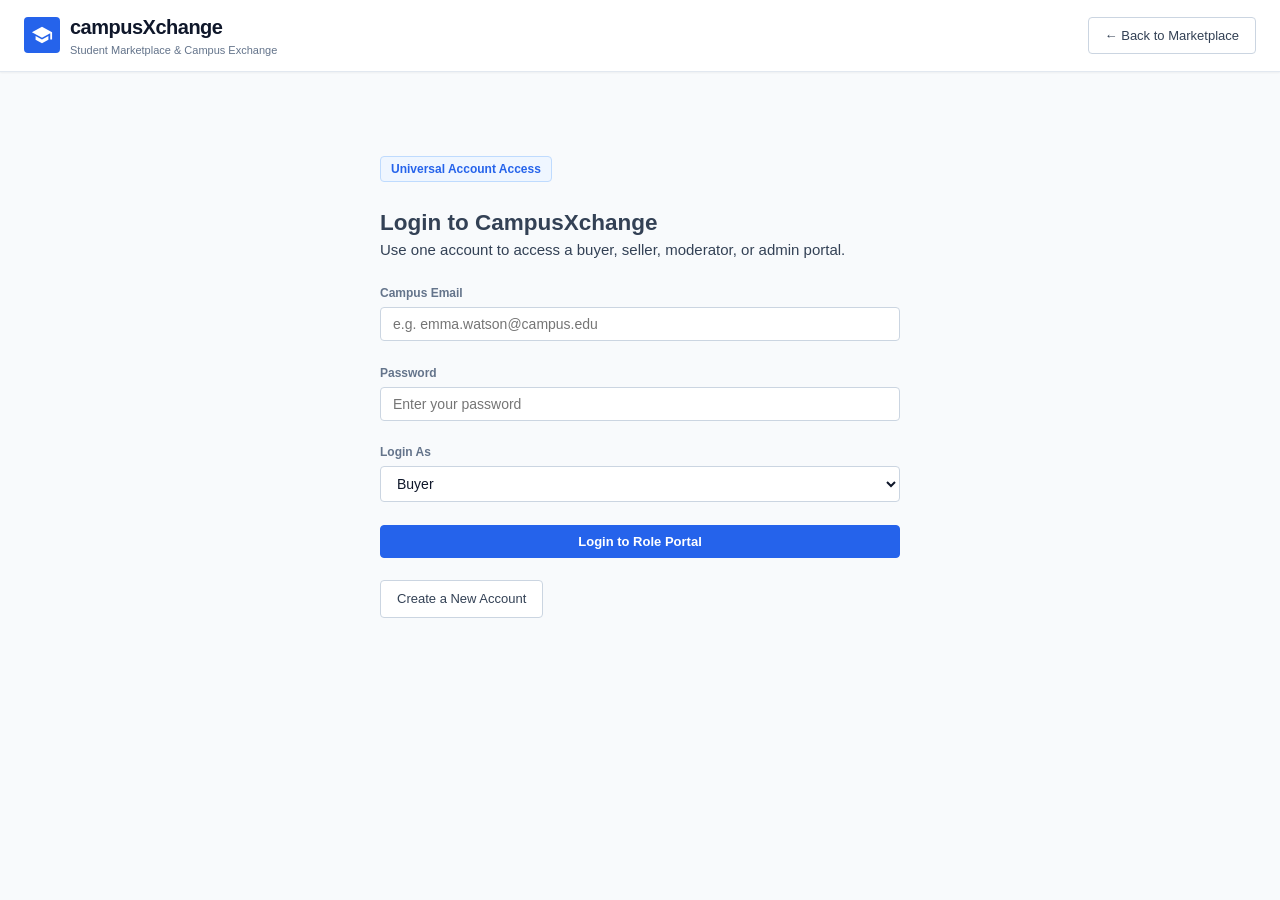
<file: home/view/login.html>
<!DOCTYPE html>
<html lang="en">
<head>
  <meta charset="UTF-8">
  <meta name="viewport" content="width=device-width, initial-scale=1.0">
  <title>campusXchange | Universal Login</title>
  <link rel="stylesheet" href="../style/portal.css">
</head>
<body>
  <header class="system-header">
    <div class="main-nav">
      <a href="../../index.html" class="brand-wrapper">
        <div class="brand-logo-icon">
          <svg viewBox="0 0 24 24">
            <path d="M12 3L1 9l11 6 9-4.91V17h2V9L12 3zM5 13.18v4L12 21l7-3.82v-4L12 17l-7-3.82z"/>
          </svg>
        </div>
        <div>
          <span class="brand-title">campusXchange</span>
          <div class="brand-subtitle">Student Marketplace &amp; Campus Exchange</div>
        </div>
      </a>

      <div class="nav-right-actions">
        <a href="../../index.html" class="btn-outline">← Back to Marketplace</a>
      </div>
    </div>
  </header>

  <main class="page-container">
    <section class="panel-section" style="max-width: 520px; margin: 60px auto;">
      <span class="hero-tag">Universal Account Access</span>
      <h1 class="panel-title" style="margin-top: 12px;">Login to CampusXchange</h1>
      <p class="kpi-subtext">Use one account to access a buyer, seller, moderator, or admin portal.</p>
      <br>

      <form id="universalLoginForm">
        <div class="filter-group">
          <label for="loginEmail" class="filter-label">Campus Email</label>
          <input type="text" id="loginEmail" class="input-control" placeholder="e.g. emma.watson@campus.edu">
        </div>
        <br>

        <div class="filter-group">
          <label for="loginPassword" class="filter-label">Password</label>
          <input type="password" id="loginPassword" class="input-control" placeholder="Enter your password">
        </div>
        <br>

        <div class="filter-group">
          <label for="loginRole" class="filter-label">Login As</label>
          <select id="loginRole" class="select-control">
            <option value="buyer">Buyer</option>
            <option value="seller">Seller</option>
            <option value="moderator">Moderator</option>
            <option value="admin">Administrator</option>
          </select>
        </div>
        <br>

        <button type="submit" class="btn-cyan" style="width: 100%;">
          Login to Role Portal
        </button>
      </form>
      <br>
      <a href="register.html" class="btn-outline">Create a New Account</a>
    </section>
  </main>

  <script src="../script/login.js"></script>
</body>
</html>
</file>
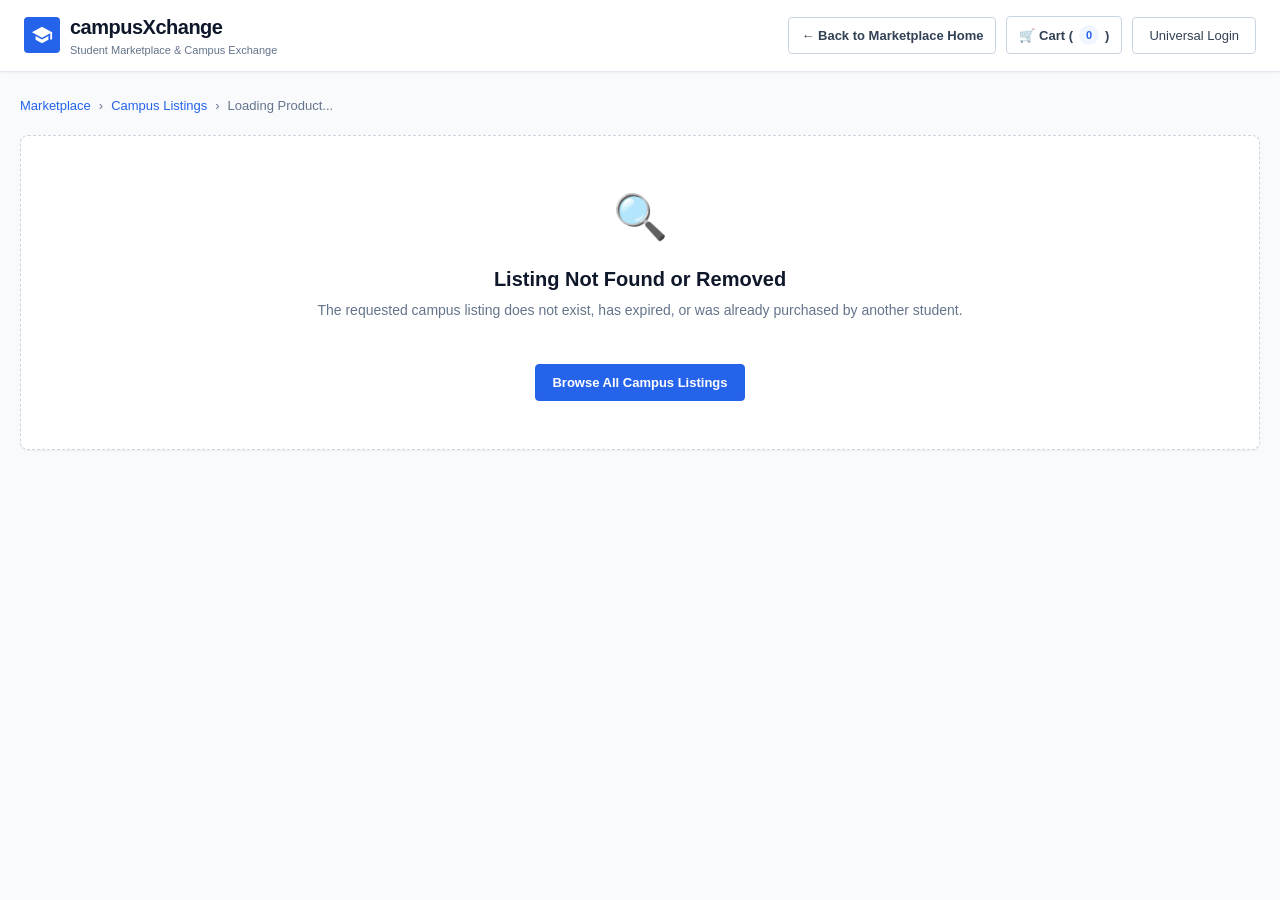
<file: home/view/product-details.html>
<!doctype html>
<html lang="en">
	<head>
		<meta charset="UTF-8" />
		<meta name="viewport" content="width=device-width, initial-scale=1.0" />
		<title>campusXchange | Product Details</title>
		<link rel="stylesheet" href="../style/portal.css" />
	</head>
	<body>
		<!-- System Global Header -->
		<header class="system-header">
			<div class="main-nav">
				<a href="../../index.html" class="brand-wrapper">
					<div class="brand-logo-icon">
						<svg viewBox="0 0 24 24">
							<path
								d="M12 3L1 9l11 6 9-4.91V17h2V9L12 3zM5 13.18v4L12 21l7-3.82v-4L12 17l-7-3.82z" />
						</svg>
					</div>
					<div>
						<span class="brand-title">campusXchange</span>
						<div class="brand-subtitle">
							Student Marketplace &amp; Campus Exchange
						</div>
					</div>
				</a>

				<div class="nav-right-actions">
					<a href="../../index.html" class="btn-back-home"
						>← Back to Marketplace Home</a
					>
					<a href="cart.html" class="nav-cart-btn" id="cartNavBtn"
						>🛒 Cart (<span id="cartCountBadge" class="cart-badge"
							>0</span
						>)</a
					>
					<a href="login.html" class="btn-outline">Universal Login</a>
				</div>
			</div>
		</header>

		<main class="page-container">
			<!-- Breadcrumbs Navigation -->
			<nav class="breadcrumb-bar">
				<a href="../../index.html">Marketplace</a>
				<span>&rsaquo;</span>
				<a href="../../index.html">Campus Listings</a>
				<span>&rsaquo;</span>
				<span id="crumbItemTitle">Loading Product...</span>
			</nav>

			<!-- Dynamic Product Details Content -->
			<div id="productDetailContent">
				<section class="product-detail-layout">
					<!-- Left: Image Gallery -->
					<div class="detail-gallery">
						<div class="detail-main-photo">
							<span id="detailMainPhotoIcon" class="photo-icon"
								>📦</span
							>
							<span
								id="detailPhotoBadge"
								class="detail-photo-badge"
								>📷 1 of 5 Photos</span
							>
						</div>

						<div
							id="detailThumbnails"
							class="detail-thumbnails-row">
							<!-- Populated dynamically by product-details.js -->
						</div>
					</div>

					<!-- Right: Item Info & Action Deck -->
					<div class="detail-info-pane">
						<div class="detail-header-row">
							<span
								id="detailCondition"
								class="condition-badge condition-tested"
								>Condition Tested</span
							>
							<span id="detailCategory" class="filter-label"
								>Electronics</span
							>
						</div>

						<h1 id="detailTitle" class="detail-title">
							Product Title
						</h1>

						<div class="detail-price-box">
							<span id="detailPrice" class="detail-price-val"
								>$0</span
							>
							<span class="detail-price-label"
								>Verified Student Peer Price</span
							>
						</div>

						<p id="detailDesc" class="detail-desc-block">
							Item description and condition details will appear
							here.
						</p>

						<!-- Verified Seller Card -->
						<div class="seller-profile-card">
							<div class="seller-avatar-name">
								<div class="seller-avatar-icon">🎓</div>
								<div>
									<strong id="detailSellerName"
										>Student Seller</strong
									>
									<div
										id="detailSellerRating"
										class="seller-rating">
										★ 5.0 Campus Rating
									</div>
								</div>
							</div>
							<div>
								<span class="filter-label">Campus Pickup:</span>
								<div
									id="detailPickupLocation"
									class="metric-sub">
									North Quad Hall
								</div>
							</div>
						</div>

						<!-- Actions Deck -->
						<div class="detail-actions-deck">
							<button
								id="detailAddToCartBtn"
								class="btn-detail-cart">
								🛒 Add to Cart
							</button>
							<button id="detailBuyNowBtn" class="btn-detail-buy">
								⚡ Buy Now &amp; Checkout
							</button>
							<a
								id="detailMessageBtn"
								href="../../buyers/view/messages.html"
								class="btn-msg">
								💬 Message Seller
							</a>
						</div>
					</div>
				</section>

				<!-- Specifications & Verification Panel -->
				<section class="specs-panel">
					<h2 class="section-title">
						Item Specifications &amp; Campus Verification
					</h2>
					<table class="specs-table">
						<tbody>
							<tr>
								<th>Listing Reference ID</th>
								<td id="specItemId">LIST-000</td>
							</tr>
							<tr>
								<th>Department / Category</th>
								<td id="specCategory">Category</td>
							</tr>
							<tr>
								<th>Condition State</th>
								<td id="specCondition">Condition</td>
							</tr>
							<tr>
								<th>Designated Meetup Zone</th>
								<td id="specLocation">Campus Location</td>
							</tr>
							<tr>
								<th>Availability Status</th>
								<td id="specStatus">Available</td>
							</tr>
							<tr>
								<th>Safety Inspection Shield</th>
								<td>
									Verified Clean (Scam-Free Guaranteed by
									Campus Moderation)
								</td>
							</tr>
						</tbody>
					</table>
				</section>
			</div>

			<!-- Product Not Found State (hidden by default) -->
			<div id="productNotFound" class="empty-state-card hidden">
				<div class="photo-icon">🔍</div>
				<br />
				<h2 class="section-title">Listing Not Found or Removed</h2>
				<p class="section-desc">
					The requested campus listing does not exist, has expired, or
					was already purchased by another student.
				</p>
				<br />
				<a href="../../index.html" class="btn-cyan"
					>Browse All Campus Listings</a
				>
			</div>
		</main>

		<script src="../script/product-details.js"></script>
	</body>
</html>
</file>
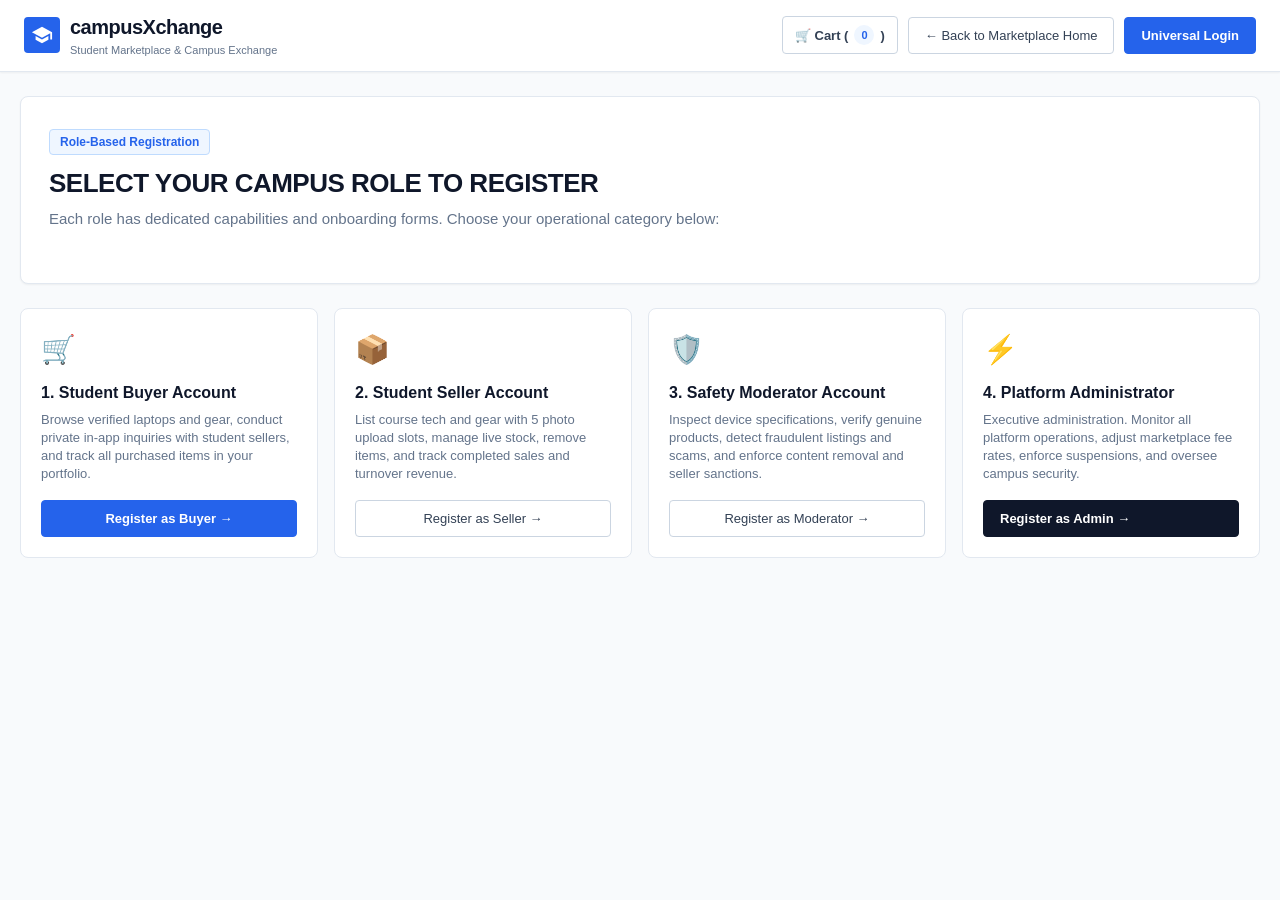
<file: home/view/register.html>
<!DOCTYPE html>
<html lang="en">
<head>
  <meta charset="UTF-8">
  <meta name="viewport" content="width=device-width, initial-scale=1.0">
  <title>campusXchange | Role Registration Hub</title>
  <link rel="stylesheet" href="../style/portal.css">
</head>
<body>

  <!-- System Global Header -->
  <header class="system-header">
    <div class="main-nav">
      <a href="../../index.html" class="brand-wrapper">
        <div class="brand-logo-icon">
          <svg viewBox="0 0 24 24">
            <path d="M12 3L1 9l11 6 9-4.91V17h2V9L12 3zM5 13.18v4L12 21l7-3.82v-4L12 17l-7-3.82z"/>
          </svg>
        </div>
        <div>
          <span class="brand-title">campusXchange</span>
          <div class="brand-subtitle">Student Marketplace &amp; Campus Exchange</div>
        </div>
      </a>

      <div class="nav-right-actions">
        <a href="cart.html" class="nav-cart-btn">🛒 Cart (<span class="cart-badge">0</span>)</a>
        <a href="../../index.html" class="btn-outline">← Back to Marketplace Home</a>
        <a href="login.html" class="btn-cyan">Universal Login</a>
      </div>
    </div>
  </header>

  <main class="page-container">

    <div class="hero-showcase">
      <span class="hero-tag">Role-Based Registration</span>
      <h1 class="hero-title">SELECT YOUR CAMPUS ROLE TO REGISTER</h1>
      <p class="hero-desc">
        Each role has dedicated capabilities and onboarding forms. Choose your operational category below:
      </p>
    </div>

    <section class="roles-grid">
      <!-- 1. Buyer Registration Card -->
      <article class="role-portal-card">
        <div class="role-icon">🛒</div>
        <h2 class="role-card-title">1. Student Buyer Account</h2>
        <p class="role-card-desc">
          Browse verified laptops and gear, conduct private in-app inquiries with student sellers, and track all purchased items in your portfolio.
        </p>
        <a href="../../buyers/view/register.html" class="btn-cyan">
          Register as Buyer →
        </a>
      </article>

      <!-- 2. Seller Registration Card -->
      <article class="role-portal-card">
        <div class="role-icon">📦</div>
        <h2 class="role-card-title">2. Student Seller Account</h2>
        <p class="role-card-desc">
          List course tech and gear with 5 photo upload slots, manage live stock, remove items, and track completed sales and turnover revenue.
        </p>
        <a href="../../sellers/view/register.html" class="btn-outline">
          Register as Seller →
        </a>
      </article>

      <!-- 3. Moderator Registration Card -->
      <article class="role-portal-card">
        <div class="role-icon">🛡️</div>
        <h2 class="role-card-title">3. Safety Moderator Account</h2>
        <p class="role-card-desc">
          Inspect device specifications, verify genuine products, detect fraudulent listings and scams, and enforce content removal and seller sanctions.
        </p>
        <a href="../../moderators/view/register.html" class="btn-outline">
          Register as Moderator →
        </a>
      </article>

      <!-- 4. Admin Registration Card -->
      <article class="role-portal-card">
        <div class="role-icon">⚡</div>
        <h2 class="role-card-title">4. Platform Administrator</h2>
        <p class="role-card-desc">
          Executive administration. Monitor all platform operations, adjust marketplace fee rates, enforce suspensions, and oversee campus security.
        </p>
        <a href="../../admin/view/register.html" class="btn-portal-jump">
          Register as Admin →
        </a>
      </article>
    </section>

  </main>

  <script src="../script/portal.js"></script>
</body>
</html>
</file>
<file: home/style/portal.css>
/* ==========================================================================
   CAMPUSXCHANGE - CLEAN, PROFESSIONAL MARKETPLACE STYLESHEET
   Normal styling, no neon or sci-fi effects, standard accessible UI
   ========================================================================== */

:root {
  --bg-page: #f8fafc;
  --bg-surface: #ffffff;
  --bg-card: #ffffff;
  --bg-subtle: #f1f5f9;

  --color-primary: #2563eb;
  --color-primary-hover: #1d4ed8;
  --color-primary-light: #eff6ff;

  --color-success: #16a34a;
  --color-success-light: #f0fdf4;
  --color-warning: #d97706;
  --color-warning-light: #fffbeb;
  --color-danger: #dc2626;
  --color-danger-light: #fef2f2;
  --color-purple: #7c3aed;
  --color-purple-light: #faf5ff;

  --text-main: #0f172a;
  --text-body: #334155;
  --text-muted: #64748b;
  --text-light: #94a3b8;

  --border-light: #e2e8f0;
  --border-medium: #cbd5e1;

  --font-sans: -apple-system, BlinkMacSystemFont, "Segoe UI", Roboto, Helvetica, Arial, sans-serif;

  --radius-sm: 4px;
  --radius-md: 8px;
  --radius-lg: 12px;

  --shadow-sm: 0 1px 2px rgba(0, 0, 0, 0.05);
  --shadow-md: 0 4px 6px -1px rgba(0, 0, 0, 0.08), 0 2px 4px -2px rgba(0, 0, 0, 0.04);
  --shadow-lg: 0 10px 15px -3px rgba(0, 0, 0, 0.08), 0 4px 6px -4px rgba(0, 0, 0, 0.03);
}

* {
  box-sizing: border-box;
  margin: 0;
  padding: 0;
}

.hidden {
  display: none !important;
}

body {
  background-color: var(--bg-page);
  color: var(--text-body);
  font-family: var(--font-sans);
  font-size: 15px;
  line-height: 1.5;
  min-height: 100vh;
}

/* System Global Header & Auth Bar */
.system-header {
  position: sticky;
  top: 0;
  z-index: 100;
  background: var(--bg-surface);
  border-bottom: 1px solid var(--border-light);
  box-shadow: var(--shadow-sm);
}

.auth-top-bar {
  background: #f8fafc;
  border-bottom: 1px solid var(--border-light);
  padding: 6px 24px;
  display: flex;
  justify-content: space-between;
  align-items: center;
  font-size: 13px;
  flex-wrap: wrap;
  gap: 10px;
}

.auth-user-status {
  display: flex;
  align-items: center;
  gap: 8px;
  color: var(--text-body);
}

.status-dot {
  width: 8px;
  height: 8px;
  border-radius: 50%;
  background-color: var(--color-success);
  display: inline-block;
}

.demo-account-switcher {
  display: flex;
  align-items: center;
  gap: 6px;
}

.demo-label {
  color: var(--text-muted);
  font-size: 12px;
  font-weight: 500;
}

.demo-btn {
  background: #ffffff;
  border: 1px solid var(--border-medium);
  color: var(--text-body);
  font-size: 12px;
  padding: 3px 8px;
  border-radius: var(--radius-sm);
  cursor: pointer;
  transition: all 0.15s ease;
}

.demo-btn:hover {
  background: var(--bg-subtle);
  border-color: var(--color-primary);
  color: var(--color-primary);
}

/* Main Nav Header */
.main-nav {
  max-width: 1280px;
  margin: 0 auto;
  padding: 12px 24px;
  display: flex;
  justify-content: space-between;
  align-items: center;
  flex-wrap: wrap;
  gap: 16px;
}

.brand-wrapper {
  display: flex;
  align-items: center;
  gap: 10px;
  text-decoration: none;
  color: var(--text-main);
}

.brand-logo-icon {
  width: 36px;
  height: 36px;
  display: flex;
  align-items: center;
  justify-content: center;
  border-radius: var(--radius-sm);
  background: var(--color-primary);
}

.brand-logo-icon svg {
  width: 22px;
  height: 22px;
  fill: #ffffff;
}

.brand-title {
  font-size: 20px;
  font-weight: 700;
  color: var(--text-main);
  letter-spacing: -0.5px;
}

.brand-subtitle {
  font-size: 11px;
  color: var(--text-muted);
  font-weight: 500;
}

.nav-right-actions {
  display: flex;
  align-items: center;
  gap: 10px;
}

/* Badges & Role Indicators */
.role-badge {
  display: inline-block;
  padding: 2px 8px;
  border-radius: var(--radius-sm);
  font-size: 11px;
  font-weight: 600;
  text-transform: uppercase;
}

.role-buyer {
  background: var(--color-primary-light);
  color: var(--color-primary);
  border: 1px solid #bfdbfe;
}

.role-seller {
  background: var(--color-success-light);
  color: var(--color-success);
  border: 1px solid #bbf7d0;
}

.role-moderator {
  background: var(--color-warning-light);
  color: var(--color-warning);
  border: 1px solid #fde68a;
}

.role-admin {
  background: var(--color-purple-light);
  color: var(--color-purple);
  border: 1px solid #e9d5ff;
}

/* Standard Buttons */
.btn-cyan, .btn-primary {
  background: var(--color-primary);
  border: 1px solid var(--color-primary);
  color: #ffffff;
  font-size: 13px;
  font-weight: 600;
  padding: 8px 16px;
  border-radius: var(--radius-sm);
  cursor: pointer;
  text-decoration: none;
  display: inline-flex;
  align-items: center;
  justify-content: center;
  gap: 6px;
  transition: all 0.15s ease;
}

.btn-cyan:hover, .btn-primary:hover {
  background: var(--color-primary-hover);
  border-color: var(--color-primary-hover);
}

.btn-outline, .btn-secondary {
  background: #ffffff;
  border: 1px solid var(--border-medium);
  color: var(--text-body);
  font-size: 13px;
  font-weight: 500;
  padding: 8px 16px;
  border-radius: var(--radius-sm);
  cursor: pointer;
  text-decoration: none;
  display: inline-flex;
  align-items: center;
  justify-content: center;
  transition: all 0.15s ease;
}

.btn-outline:hover, .btn-secondary:hover {
  background: var(--bg-subtle);
  border-color: #94a3b8;
  color: var(--text-main);
}

.btn-portal-jump {
  background: #0f172a;
  color: #ffffff;
  border: 1px solid #0f172a;
  font-size: 13px;
  font-weight: 600;
  padding: 8px 16px;
  border-radius: var(--radius-sm);
  text-decoration: none;
  display: inline-flex;
  align-items: center;
  transition: all 0.15s ease;
}

.btn-portal-jump:hover {
  background: #334155;
  border-color: #334155;
}

/* Page Container */
.page-container {
  max-width: 1280px;
  margin: 0 auto;
  padding: 24px 20px 60px 20px;
}

/* Clean Hero Banner */
.hero-showcase {
  background: #ffffff;
  border: 1px solid var(--border-light);
  border-radius: var(--radius-md);
  padding: 32px 28px;
  margin-bottom: 24px;
  box-shadow: var(--shadow-sm);
}

.hero-tag {
  display: inline-block;
  background: var(--color-primary-light);
  border: 1px solid #bfdbfe;
  color: var(--color-primary);
  padding: 3px 10px;
  border-radius: var(--radius-sm);
  font-size: 12px;
  font-weight: 600;
  margin-bottom: 12px;
}

.hero-title {
  font-size: 26px;
  font-weight: 700;
  color: var(--text-main);
  letter-spacing: -0.5px;
  margin-bottom: 8px;
  line-height: 1.3;
}

.hero-desc {
  color: var(--text-muted);
  font-size: 15px;
  max-width: 760px;
  margin-bottom: 20px;
  line-height: 1.5;
}

.hero-stats-row {
  display: flex;
  gap: 24px;
  flex-wrap: wrap;
  padding-top: 16px;
  border-top: 1px solid var(--border-light);
}

.hero-stat-item {
  display: flex;
  flex-direction: column;
}

.hero-stat-num {
  font-size: 20px;
  font-weight: 700;
  color: var(--color-primary);
}

.hero-stat-lbl {
  font-size: 12px;
  color: var(--text-muted);
}

/* Search & Filters Panel */
.search-filter-panel {
  background: #ffffff;
  border: 1px solid var(--border-light);
  border-radius: var(--radius-md);
  padding: 18px 20px;
  margin-bottom: 24px;
  display: grid;
  grid-template-columns: 2fr 1.2fr 1.2fr 1fr 1fr auto;
  gap: 14px;
  align-items: end;
  box-shadow: var(--shadow-sm);
}

.filter-group {
  display: flex;
  flex-direction: column;
  gap: 5px;
}

.filter-label {
  font-size: 12px;
  font-weight: 600;
  color: var(--text-muted);
}

.input-control, .select-control {
  background: #ffffff;
  border: 1px solid var(--border-medium);
  color: var(--text-main);
  font-family: var(--font-sans);
  font-size: 14px;
  padding: 8px 12px;
  border-radius: var(--radius-sm);
  outline: none;
  transition: border-color 0.15s ease;
}

.input-control:focus, .select-control:focus {
  border-color: var(--color-primary);
  box-shadow: 0 0 0 3px rgba(37, 99, 235, 0.1);
}

/* Product Card Grid */
.listings-grid {
  display: grid;
  grid-template-columns: repeat(auto-fill, minmax(280px, 1fr));
  gap: 20px;
  margin-bottom: 36px;
}

.listing-card {
  background: #ffffff;
  border: 1px solid var(--border-light);
  border-radius: var(--radius-md);
  padding: 16px;
  display: flex;
  flex-direction: column;
  position: relative;
  box-shadow: var(--shadow-sm);
  transition: all 0.15s ease;
  cursor: pointer;
}

.listing-card:hover {
  border-color: var(--color-primary);
  box-shadow: var(--shadow-md);
  transform: translateY(-2px);
}

.card-top-row {
  display: flex;
  justify-content: space-between;
  align-items: center;
  margin-bottom: 10px;
}

.condition-badge {
  font-size: 11px;
  font-weight: 600;
  padding: 2px 6px;
  border-radius: var(--radius-sm);
}

.condition-factory {
  background: #f0fdf4;
  color: #15803d;
  border: 1px solid #bbf7d0;
}

.condition-tested {
  background: #eff6ff;
  color: #1d4ed8;
  border: 1px solid #bfdbfe;
}

.condition-refurbished {
  background: #fffbeb;
  color: #b45309;
  border: 1px solid #fde68a;
}

.condition-surplus {
  background: #fdf2f8;
  color: #be185d;
  border: 1px solid #fbcfe8;
}

.photo-box {
  background: #f8fafc;
  border: 1px solid var(--border-light);
  border-radius: var(--radius-sm);
  height: 130px;
  margin-bottom: 12px;
  display: flex;
  align-items: center;
  justify-content: center;
  position: relative;
}

.photo-icon {
  font-size: 44px;
}

.photo-count-badge {
  position: absolute;
  bottom: 6px;
  right: 6px;
  background: rgba(15, 23, 42, 0.7);
  color: #ffffff;
  font-size: 11px;
  padding: 2px 6px;
  border-radius: var(--radius-sm);
}

.listing-title {
  font-size: 16px;
  font-weight: 600;
  margin-bottom: 6px;
  color: var(--text-main);
  line-height: 1.3;
}

.listing-desc {
  font-size: 13px;
  color: var(--text-muted);
  line-height: 1.4;
  margin-bottom: 12px;
  flex-grow: 1;
}

.seller-meta-row {
  display: flex;
  justify-content: space-between;
  align-items: center;
  background: #f8fafc;
  border: 1px solid var(--border-light);
  border-radius: var(--radius-sm);
  padding: 8px 10px;
  margin-bottom: 12px;
  font-size: 12px;
}

.seller-rating {
  color: #d97706;
  font-weight: 600;
}

.price-display {
  font-size: 17px;
  font-weight: 700;
  color: var(--text-main);
}

.price-symbol {
  color: var(--color-primary);
  margin-right: 1px;
}

.card-actions-row {
  display: flex;
  gap: 8px;
  border-top: 1px solid var(--border-light);
  padding-top: 12px;
}

.btn-buy {
  flex: 1.2;
  background: var(--color-primary);
  border: 1px solid var(--color-primary);
  color: #ffffff;
  font-size: 12px;
  font-weight: 600;
  padding: 8px;
  border-radius: var(--radius-sm);
  cursor: pointer;
  transition: all 0.15s ease;
}

.btn-buy:hover {
  background: var(--color-primary-hover);
}

.btn-add-cart {
  flex: 1.2;
  background: #059669;
  border: 1px solid #059669;
  color: #ffffff;
  font-size: 12px;
  font-weight: 600;
  padding: 8px;
  border-radius: var(--radius-sm);
  cursor: pointer;
  transition: all 0.15s ease;
  text-align: center;
}

.btn-add-cart:hover {
  background: #047857;
  border-color: #047857;
}

.btn-msg {
  flex: 1;
  background: #ffffff;
  border: 1px solid var(--border-medium);
  color: var(--text-body);
  font-size: 12px;
  font-weight: 600;
  padding: 8px;
  border-radius: var(--radius-sm);
  cursor: pointer;
  text-decoration: none;
  text-align: center;
  transition: all 0.15s ease;
}

.btn-msg:hover {
  background: var(--bg-subtle);
  border-color: #94a3b8;
}

.empty-state-card {
  grid-column: 1 / -1;
  text-align: center;
  padding: 40px 20px;
  background: #ffffff;
  border: 1px dashed var(--border-medium);
  border-radius: var(--radius-md);
}

/* 4 Role Portal Navigation Cards */
.roles-overview-panel {
  background: #ffffff;
  border: 1px solid var(--border-light);
  border-radius: var(--radius-md);
  padding: 28px;
  margin-bottom: 36px;
  box-shadow: var(--shadow-sm);
}

.section-title {
  font-size: 20px;
  font-weight: 700;
  color: var(--text-main);
  margin-bottom: 6px;
}

.section-desc {
  color: var(--text-muted);
  font-size: 14px;
  margin-bottom: 20px;
}

.roles-grid {
  display: grid;
  grid-template-columns: repeat(auto-fit, minmax(240px, 1fr));
  gap: 16px;
}

.role-portal-card {
  background: #ffffff;
  border: 1px solid var(--border-light);
  border-radius: var(--radius-md);
  padding: 20px;
  display: flex;
  flex-direction: column;
  transition: all 0.15s ease;
}

.role-portal-card:hover {
  border-color: var(--border-medium);
  box-shadow: var(--shadow-md);
}

.role-icon {
  font-size: 28px;
  margin-bottom: 10px;
}

.role-card-title {
  font-size: 16px;
  font-weight: 600;
  color: var(--text-main);
  margin-bottom: 6px;
}

.role-card-desc {
  font-size: 13px;
  color: var(--text-muted);
  line-height: 1.4;
  margin-bottom: 16px;
  flex-grow: 1;
}

.role-actions-list {
  display: flex;
  flex-direction: column;
  gap: 6px;
}

/* Modal Popup Window */
.modal-backdrop {
  position: fixed;
  inset: 0;
  background: rgba(15, 23, 42, 0.5);
  backdrop-filter: blur(2px);
  z-index: 500;
  display: none;
  align-items: center;
  justify-content: center;
  padding: 20px;
}

.modal-backdrop.open {
  display: flex;
}

.modal-card {
  background: #ffffff;
  border: 1px solid var(--border-light);
  box-shadow: var(--shadow-lg);
  border-radius: var(--radius-md);
  max-width: 500px;
  width: 100%;
  padding: 28px;
  position: relative;
}

.modal-close-btn {
  position: absolute;
  top: 14px;
  right: 14px;
  background: transparent;
  border: none;
  color: var(--text-muted);
  font-size: 20px;
  cursor: pointer;
}

.modal-close-btn:hover {
  color: var(--text-main);
}

/* Toast Notification */
.toast-container {
  position: fixed;
  bottom: 20px;
  right: 20px;
  z-index: 1000;
  display: flex;
  flex-direction: column;
  gap: 8px;
}

.toast {
  background: #0f172a;
  color: #ffffff;
  padding: 10px 16px;
  border-radius: var(--radius-sm);
  display: flex;
  align-items: center;
  gap: 10px;
  font-size: 13px;
  box-shadow: var(--shadow-md);
  min-width: 260px;
}

/* Product Details */
.btn-back-home,
.nav-cart-btn {
  display: inline-flex;
  align-items: center;
  justify-content: center;
  gap: 6px;
  padding: 8px 12px;
  border: 1px solid var(--border-medium);
  border-radius: var(--radius-sm);
  color: var(--text-body);
  background: #ffffff;
  font-size: 13px;
  font-weight: 600;
  text-decoration: none;
  transition: background-color 0.15s ease, border-color 0.15s ease;
}

.btn-back-home:hover,
.nav-cart-btn:hover {
  background: var(--bg-subtle);
  border-color: #94a3b8;
}

.cart-badge {
  display: inline-flex;
  align-items: center;
  justify-content: center;
  min-width: 20px;
  height: 20px;
  padding: 0 5px;
  border-radius: 999px;
  background: var(--color-primary-light);
  color: var(--color-primary);
  font-size: 11px;
  font-weight: 700;
}

.breadcrumb-bar {
  display: flex;
  align-items: center;
  flex-wrap: wrap;
  gap: 8px;
  margin-bottom: 20px;
  color: var(--text-muted);
  font-size: 13px;
}

.breadcrumb-bar a {
  color: var(--color-primary);
  text-decoration: none;
}

.breadcrumb-bar a:hover {
  text-decoration: underline;
}

.product-detail-layout {
  display: grid;
  grid-template-columns: minmax(0, 1.05fr) minmax(0, 0.95fr);
  align-items: start;
  gap: 28px;
}

.detail-gallery,
.detail-info-pane,
.specs-panel {
  min-width: 0;
  background: var(--bg-surface);
  border: 1px solid var(--border-light);
  border-radius: var(--radius-lg);
  box-shadow: var(--shadow-sm);
}

.detail-gallery {
  padding: 18px;
}

.detail-main-photo {
  min-height: 390px;
  position: relative;
  display: flex;
  align-items: center;
  justify-content: center;
  overflow: hidden;
  border: 1px solid var(--border-light);
  border-radius: var(--radius-md);
  background: linear-gradient(145deg, #f8fafc, #eff6ff);
}

.detail-main-photo .photo-icon {
  font-size: clamp(72px, 10vw, 128px);
  line-height: 1;
}

.detail-photo-badge {
  position: absolute;
  right: 12px;
  bottom: 12px;
  padding: 5px 9px;
  border-radius: var(--radius-sm);
  background: rgba(15, 23, 42, 0.78);
  color: #ffffff;
  font-size: 12px;
  font-weight: 600;
}

.detail-thumbnails-row {
  display: flex;
  gap: 10px;
  overflow-x: auto;
  padding: 14px 2px 2px;
}

.thumb-btn {
  flex: 0 0 68px;
  width: 68px;
  height: 68px;
  display: flex;
  align-items: center;
  justify-content: center;
  border: 1px solid var(--border-light);
  border-radius: var(--radius-md);
  background: #f8fafc;
  font-size: 28px;
  cursor: pointer;
  transition: border-color 0.15s ease, background-color 0.15s ease;
}

.thumb-btn:hover,
.thumb-btn.active {
  border-color: var(--color-primary);
  background: var(--color-primary-light);
}

.detail-info-pane {
  padding: 26px;
}

.detail-header-row {
  display: flex;
  align-items: center;
  flex-wrap: wrap;
  gap: 10px;
  margin-bottom: 14px;
}

.detail-header-row .filter-label {
  padding: 4px 9px;
  border: 1px solid var(--border-light);
  border-radius: 999px;
  background: var(--bg-subtle);
}

.detail-title {
  margin-bottom: 18px;
  color: var(--text-main);
  font-size: clamp(24px, 3vw, 34px);
  font-weight: 700;
  letter-spacing: -0.6px;
  line-height: 1.2;
  overflow-wrap: anywhere;
}

.detail-price-box {
  display: flex;
  align-items: baseline;
  flex-wrap: wrap;
  gap: 3px;
  padding: 16px;
  margin-bottom: 18px;
  border: 1px solid #bfdbfe;
  border-radius: var(--radius-md);
  background: var(--color-primary-light);
}

.detail-price-val {
  color: var(--text-main);
  font-size: 30px;
  font-weight: 750;
  letter-spacing: -0.5px;
}

.detail-price-label {
  flex-basis: 100%;
  margin-top: 2px;
  color: var(--text-muted);
  font-size: 12px;
}

.detail-desc-block {
  margin-bottom: 20px;
  color: var(--text-body);
  line-height: 1.7;
  overflow-wrap: anywhere;
  white-space: pre-line;
}

.seller-profile-card {
  display: flex;
  justify-content: space-between;
  align-items: center;
  gap: 16px;
  padding: 15px;
  margin-bottom: 20px;
  border: 1px solid var(--border-light);
  border-radius: var(--radius-md);
  background: #f8fafc;
}

.seller-avatar-name {
  display: flex;
  align-items: center;
  gap: 11px;
  min-width: 0;
}

.seller-avatar-icon {
  width: 42px;
  height: 42px;
  flex: 0 0 42px;
  display: flex;
  align-items: center;
  justify-content: center;
  border-radius: 50%;
  background: #e0e7ff;
  font-size: 21px;
}

.seller-profile-card strong {
  color: var(--text-main);
}

.seller-rating {
  font-size: 12px;
}

.metric-sub {
  color: var(--text-main);
  font-size: 13px;
  font-weight: 600;
}

.detail-actions-deck {
  display: grid;
  grid-template-columns: 1fr 1fr;
  gap: 10px;
}

.btn-detail-cart,
.btn-detail-buy,
.detail-actions-deck .btn-msg {
  min-height: 46px;
  display: inline-flex;
  align-items: center;
  justify-content: center;
  padding: 10px 12px;
  border: 1px solid transparent;
  border-radius: var(--radius-md);
  font: inherit;
  font-size: 13px;
  font-weight: 700;
  text-align: center;
  text-decoration: none;
  cursor: pointer;
  transition: background-color 0.15s ease, border-color 0.15s ease;
}

.btn-detail-cart {
  border-color: var(--color-primary);
  background: var(--color-primary);
  color: #ffffff;
}

.btn-detail-cart:hover {
  border-color: var(--color-primary-hover);
  background: var(--color-primary-hover);
}

.btn-detail-buy {
  border-color: #059669;
  background: #059669;
  color: #ffffff;
}

.btn-detail-buy:hover {
  border-color: #047857;
  background: #047857;
}

.detail-actions-deck .btn-msg {
  grid-column: 1 / -1;
  border-color: var(--border-medium);
  background: #ffffff;
  color: var(--text-body);
}

.detail-actions-deck .btn-msg:hover {
  border-color: #94a3b8;
  background: var(--bg-subtle);
}

.specs-panel {
  padding: 24px;
  margin-top: 24px;
}

.specs-panel .section-title {
  margin-bottom: 16px;
}

.specs-table {
  width: 100%;
  border-collapse: collapse;
  text-align: left;
}

.specs-table th,
.specs-table td {
  padding: 13px 14px;
  border-top: 1px solid var(--border-light);
  vertical-align: top;
  overflow-wrap: anywhere;
}

.specs-table th {
  width: 38%;
  color: var(--text-muted);
  font-size: 13px;
  font-weight: 600;
}

.specs-table td {
  color: var(--text-main);
  font-size: 13px;
}

#productNotFound {
  padding: 48px 24px;
  margin-top: 12px;
  box-shadow: var(--shadow-sm);
}

#productNotFound .photo-icon {
  display: inline-block;
  margin-bottom: 14px;
}

@media (max-width: 900px) {
  .product-detail-layout {
    grid-template-columns: minmax(0, 1fr);
    gap: 18px;
  }

  .detail-main-photo {
    min-height: 340px;
  }
}

@media (max-width: 600px) {
  .page-container {
    padding: 18px 14px 40px;
  }

  .main-nav {
    padding: 12px 14px;
  }

  .nav-right-actions {
    width: 100%;
    flex-wrap: wrap;
  }

  .nav-right-actions > a {
    flex: 1 1 auto;
  }

  .breadcrumb-bar {
    font-size: 12px;
  }

  .detail-gallery,
  .detail-info-pane,
  .specs-panel {
    padding: 16px;
  }

  .detail-main-photo {
    min-height: 260px;
  }

  .seller-profile-card {
    align-items: flex-start;
    flex-direction: column;
  }

  .detail-actions-deck {
    grid-template-columns: 1fr;
  }

  .detail-actions-deck .btn-msg {
    grid-column: auto;
  }

  .specs-panel {
    overflow-x: auto;
  }

  .specs-table {
    min-width: 440px;
  }
}

/* Cart & Checkout */
.cart-checkout-layout {
  display: grid;
  grid-template-columns: minmax(0, 1.65fr) minmax(300px, 0.85fr);
  align-items: start;
  gap: 22px;
}

.cart-items-panel,
.order-summary-panel,
.order-receipt-card {
  min-width: 0;
  padding: 22px;
  border: 1px solid var(--border-light);
  border-radius: var(--radius-lg);
  background: var(--bg-surface);
  box-shadow: var(--shadow-sm);
}

.cart-items-panel {
  overflow-x: auto;
}

.panel-header {
  display: flex;
  align-items: center;
  justify-content: space-between;
  gap: 14px;
  margin-bottom: 16px;
}

.panel-header .section-title,
.order-summary-panel > .section-title {
  margin-bottom: 0;
}

.cart-table {
  width: 100%;
  min-width: 690px;
  border-collapse: collapse;
  text-align: left;
}

.cart-table th,
.cart-table td {
  padding: 14px 12px;
  border-top: 1px solid var(--border-light);
  vertical-align: middle;
}

.cart-table th {
  color: var(--text-muted);
  font-size: 12px;
  font-weight: 600;
  white-space: nowrap;
}

.cart-table td {
  color: var(--text-main);
  font-size: 13px;
}

.cart-table tbody tr:hover {
  background: #f8fafc;
}

.cart-item-info {
  display: flex;
  align-items: center;
  gap: 12px;
  min-width: 220px;
}

.cart-item-info strong {
  display: block;
  margin-bottom: 3px;
  color: var(--text-main);
  overflow-wrap: anywhere;
}

.cart-item-info .metric-sub {
  max-width: 300px;
  color: var(--text-muted);
  font-size: 12px;
  line-height: 1.45;
  overflow-wrap: anywhere;
}

.cart-item-icon {
  width: 54px;
  height: 54px;
  flex: 0 0 54px;
  display: flex;
  align-items: center;
  justify-content: center;
  border: 1px solid var(--border-light);
  border-radius: var(--radius-md);
  background: #f1f5f9;
  font-size: 28px;
}

.qty-control {
  display: inline-flex;
  align-items: center;
  gap: 10px;
  padding: 4px;
  border: 1px solid var(--border-light);
  border-radius: var(--radius-sm);
  background: #ffffff;
}

.qty-btn {
  width: 28px;
  height: 28px;
  display: inline-flex;
  align-items: center;
  justify-content: center;
  border: 1px solid var(--border-light);
  border-radius: var(--radius-sm);
  background: var(--bg-subtle);
  color: var(--text-body);
  font: inherit;
  font-weight: 700;
  cursor: pointer;
}

.qty-btn:hover {
  border-color: var(--color-primary);
  background: var(--color-primary-light);
  color: var(--color-primary);
}

.qty-val {
  min-width: 18px;
  color: var(--text-main);
  font-weight: 600;
  text-align: center;
}

.btn-remove-item {
  padding: 6px 8px;
  border: 1px solid #fecaca;
  border-radius: var(--radius-sm);
  background: var(--color-danger-light);
  color: var(--color-danger);
  font: inherit;
  font-size: 12px;
  font-weight: 600;
  white-space: nowrap;
  cursor: pointer;
}

.btn-remove-item:hover {
  border-color: var(--color-danger);
  background: #fee2e2;
}

.order-summary-panel {
  position: sticky;
  top: 96px;
}

.order-summary-panel > .section-title {
  padding-bottom: 16px;
  border-bottom: 1px solid var(--border-light);
}

.summary-row {
  display: flex;
  justify-content: space-between;
  gap: 14px;
  padding: 13px 0;
  color: var(--text-muted);
  font-size: 13px;
}

.summary-row strong,
.summary-row > span:last-child {
  color: var(--text-main);
  font-weight: 600;
  text-align: right;
}

.summary-row.total-row {
  margin-bottom: 20px;
  padding: 16px 0;
  border-top: 1px solid var(--border-light);
  border-bottom: 1px solid var(--border-light);
  color: var(--text-main);
  font-size: 15px;
  font-weight: 700;
}

.summary-row.total-row > span:last-child {
  color: var(--color-primary);
  font-size: 20px;
}

.checkout-box {
  display: flex;
  flex-direction: column;
  gap: 14px;
}

.checkout-box .role-card-title {
  margin: 0 0 2px;
  color: var(--text-main);
  font-size: 16px;
}

.checkout-box .form-group {
  display: flex;
  flex-direction: column;
  gap: 6px;
}

.checkout-box .input-control,
.checkout-box .select-control {
  width: 100%;
  min-height: 42px;
}

.btn-confirm-checkout {
  width: 100%;
  min-height: 46px;
  margin-top: 4px;
  padding: 10px 14px;
  border: 1px solid var(--color-success);
  border-radius: var(--radius-md);
  background: var(--color-success);
  color: #ffffff;
  font: inherit;
  font-size: 13px;
  font-weight: 700;
  cursor: pointer;
  transition: background-color 0.15s ease, border-color 0.15s ease;
}

.btn-confirm-checkout:hover {
  border-color: #15803d;
  background: #15803d;
}

.order-receipt-card {
  max-width: 820px;
  margin: 0 auto;
  text-align: center;
}

.receipt-success-icon {
  width: 58px;
  height: 58px;
  display: flex;
  align-items: center;
  justify-content: center;
  margin: 0 auto 16px;
  border-radius: 50%;
  background: var(--color-success-light);
  color: var(--color-success);
  font-size: 30px;
  font-weight: 700;
}

.order-receipt-card .hero-title {
  margin-bottom: 8px;
  color: var(--color-success);
  font-size: 24px;
}

.order-receipt-card .section-desc {
  max-width: 620px;
  margin: 0 auto 22px;
}

.order-receipt-card .specs-panel {
  margin: 0;
  text-align: left;
}

.receipt-actions {
  display: flex;
  justify-content: center;
  flex-wrap: wrap;
  gap: 10px;
  margin-top: 20px;
}

@media (max-width: 1000px) {
  .cart-checkout-layout {
    grid-template-columns: minmax(0, 1fr);
  }

  .order-summary-panel {
    position: static;
  }
}

@media (max-width: 600px) {
  .cart-items-panel,
  .order-summary-panel,
  .order-receipt-card {
    padding: 16px;
  }

  .panel-header {
    align-items: flex-start;
  }

  .panel-header .section-title {
    font-size: 18px;
  }

  .order-receipt-card .hero-title {
    font-size: 21px;
  }

  .receipt-actions > a {
    width: 100%;
  }
}
</file>
<file: portal.css>
/* ==========================================================================
   CAMPUSXCHANGE - CLEAN, PROFESSIONAL MARKETPLACE STYLESHEET
   Normal styling, no neon or sci-fi effects, standard accessible UI
   ========================================================================== */

:root {
  --bg-page: #f8fafc;
  --bg-surface: #ffffff;
  --bg-card: #ffffff;
  --bg-subtle: #f1f5f9;

  --color-primary: #2563eb;
  --color-primary-hover: #1d4ed8;
  --color-primary-light: #eff6ff;

  --color-success: #16a34a;
  --color-success-light: #f0fdf4;
  --color-warning: #d97706;
  --color-warning-light: #fffbeb;
  --color-danger: #dc2626;
  --color-danger-light: #fef2f2;
  --color-purple: #7c3aed;
  --color-purple-light: #faf5ff;

  --text-main: #0f172a;
  --text-body: #334155;
  --text-muted: #64748b;
  --text-light: #94a3b8;

  --border-light: #e2e8f0;
  --border-medium: #cbd5e1;

  --font-sans: -apple-system, BlinkMacSystemFont, "Segoe UI", Roboto, Helvetica, Arial, sans-serif;

  --radius-sm: 4px;
  --radius-md: 8px;
  --radius-lg: 12px;

  --shadow-sm: 0 1px 2px rgba(0, 0, 0, 0.05);
  --shadow-md: 0 4px 6px -1px rgba(0, 0, 0, 0.08), 0 2px 4px -2px rgba(0, 0, 0, 0.04);
  --shadow-lg: 0 10px 15px -3px rgba(0, 0, 0, 0.08), 0 4px 6px -4px rgba(0, 0, 0, 0.03);
}

* {
  box-sizing: border-box;
  margin: 0;
  padding: 0;
}

.hidden {
  display: none !important;
}

body {
  background-color: var(--bg-page);
  color: var(--text-body);
  font-family: var(--font-sans);
  font-size: 15px;
  line-height: 1.5;
  min-height: 100vh;
}

/* System Global Header & Auth Bar */
.system-header {
  position: sticky;
  top: 0;
  z-index: 100;
  background: var(--bg-surface);
  border-bottom: 1px solid var(--border-light);
  box-shadow: var(--shadow-sm);
}

.auth-top-bar {
  background: #f8fafc;
  border-bottom: 1px solid var(--border-light);
  padding: 6px 24px;
  display: flex;
  justify-content: space-between;
  align-items: center;
  font-size: 13px;
  flex-wrap: wrap;
  gap: 10px;
}

.auth-user-status {
  display: flex;
  align-items: center;
  gap: 8px;
  color: var(--text-body);
}

.status-dot {
  width: 8px;
  height: 8px;
  border-radius: 50%;
  background-color: var(--color-success);
  display: inline-block;
}

.demo-account-switcher {
  display: flex;
  align-items: center;
  gap: 6px;
}

.demo-label {
  color: var(--text-muted);
  font-size: 12px;
  font-weight: 500;
}

.demo-btn {
  background: #ffffff;
  border: 1px solid var(--border-medium);
  color: var(--text-body);
  font-size: 12px;
  padding: 3px 8px;
  border-radius: var(--radius-sm);
  cursor: pointer;
  transition: all 0.15s ease;
}

.demo-btn:hover {
  background: var(--bg-subtle);
  border-color: var(--color-primary);
  color: var(--color-primary);
}

/* Main Nav Header */
.main-nav {
  max-width: 1280px;
  margin: 0 auto;
  padding: 12px 24px;
  display: flex;
  justify-content: space-between;
  align-items: center;
  flex-wrap: wrap;
  gap: 16px;
}

.brand-wrapper {
  display: flex;
  align-items: center;
  gap: 10px;
  text-decoration: none;
  color: var(--text-main);
}

.brand-logo-icon {
  width: 36px;
  height: 36px;
  display: flex;
  align-items: center;
  justify-content: center;
  border-radius: var(--radius-sm);
  background: var(--color-primary);
}

.brand-logo-icon svg {
  width: 22px;
  height: 22px;
  fill: #ffffff;
}

.brand-title {
  font-size: 20px;
  font-weight: 700;
  color: var(--text-main);
  letter-spacing: -0.5px;
}

.brand-subtitle {
  font-size: 11px;
  color: var(--text-muted);
  font-weight: 500;
}

.nav-right-actions {
  display: flex;
  align-items: center;
  gap: 10px;
}

/* Badges & Role Indicators */
.role-badge {
  display: inline-block;
  padding: 2px 8px;
  border-radius: var(--radius-sm);
  font-size: 11px;
  font-weight: 600;
  text-transform: uppercase;
}

.role-buyer {
  background: var(--color-primary-light);
  color: var(--color-primary);
  border: 1px solid #bfdbfe;
}

.role-seller {
  background: var(--color-success-light);
  color: var(--color-success);
  border: 1px solid #bbf7d0;
}

.role-moderator {
  background: var(--color-warning-light);
  color: var(--color-warning);
  border: 1px solid #fde68a;
}

.role-admin {
  background: var(--color-purple-light);
  color: var(--color-purple);
  border: 1px solid #e9d5ff;
}

/* Standard Buttons */
.btn-cyan, .btn-primary {
  background: var(--color-primary);
  border: 1px solid var(--color-primary);
  color: #ffffff;
  font-size: 13px;
  font-weight: 600;
  padding: 8px 16px;
  border-radius: var(--radius-sm);
  cursor: pointer;
  text-decoration: none;
  display: inline-flex;
  align-items: center;
  justify-content: center;
  gap: 6px;
  transition: all 0.15s ease;
}

.btn-cyan:hover, .btn-primary:hover {
  background: var(--color-primary-hover);
  border-color: var(--color-primary-hover);
}

.btn-outline, .btn-secondary {
  background: #ffffff;
  border: 1px solid var(--border-medium);
  color: var(--text-body);
  font-size: 13px;
  font-weight: 500;
  padding: 8px 16px;
  border-radius: var(--radius-sm);
  cursor: pointer;
  text-decoration: none;
  display: inline-flex;
  align-items: center;
  justify-content: center;
  transition: all 0.15s ease;
}

.btn-outline:hover, .btn-secondary:hover {
  background: var(--bg-subtle);
  border-color: #94a3b8;
  color: var(--text-main);
}

.btn-portal-jump {
  background: #0f172a;
  color: #ffffff;
  border: 1px solid #0f172a;
  font-size: 13px;
  font-weight: 600;
  padding: 8px 16px;
  border-radius: var(--radius-sm);
  text-decoration: none;
  display: inline-flex;
  align-items: center;
  transition: all 0.15s ease;
}

.btn-portal-jump:hover {
  background: #334155;
  border-color: #334155;
}

/* Page Container */
.page-container {
  max-width: 1280px;
  margin: 0 auto;
  padding: 24px 20px 60px 20px;
}

/* Clean Hero Banner */
.hero-showcase {
  background: #ffffff;
  border: 1px solid var(--border-light);
  border-radius: var(--radius-md);
  padding: 32px 28px;
  margin-bottom: 24px;
  box-shadow: var(--shadow-sm);
}

.hero-tag {
  display: inline-block;
  background: var(--color-primary-light);
  border: 1px solid #bfdbfe;
  color: var(--color-primary);
  padding: 3px 10px;
  border-radius: var(--radius-sm);
  font-size: 12px;
  font-weight: 600;
  margin-bottom: 12px;
}

.hero-title {
  font-size: 26px;
  font-weight: 700;
  color: var(--text-main);
  letter-spacing: -0.5px;
  margin-bottom: 8px;
  line-height: 1.3;
}

.hero-desc {
  color: var(--text-muted);
  font-size: 15px;
  max-width: 760px;
  margin-bottom: 20px;
  line-height: 1.5;
}

.hero-stats-row {
  display: flex;
  gap: 24px;
  flex-wrap: wrap;
  padding-top: 16px;
  border-top: 1px solid var(--border-light);
}

.hero-stat-item {
  display: flex;
  flex-direction: column;
}

.hero-stat-num {
  font-size: 20px;
  font-weight: 700;
  color: var(--color-primary);
}

.hero-stat-lbl {
  font-size: 12px;
  color: var(--text-muted);
}

/* Search & Filters Panel */
.search-filter-panel {
  background: #ffffff;
  border: 1px solid var(--border-light);
  border-radius: var(--radius-md);
  padding: 18px 20px;
  margin-bottom: 24px;
  display: grid;
  grid-template-columns: 2fr 1.2fr 1.2fr 1fr 1fr auto;
  gap: 14px;
  align-items: end;
  box-shadow: var(--shadow-sm);
}

.filter-group {
  display: flex;
  flex-direction: column;
  gap: 5px;
}

.filter-label {
  font-size: 12px;
  font-weight: 600;
  color: var(--text-muted);
}

.input-control, .select-control {
  background: #ffffff;
  border: 1px solid var(--border-medium);
  color: var(--text-main);
  font-family: var(--font-sans);
  font-size: 14px;
  padding: 8px 12px;
  border-radius: var(--radius-sm);
  outline: none;
  transition: border-color 0.15s ease;
}

.input-control:focus, .select-control:focus {
  border-color: var(--color-primary);
  box-shadow: 0 0 0 3px rgba(37, 99, 235, 0.1);
}

/* Product Card Grid */
.listings-grid {
  display: grid;
  grid-template-columns: repeat(auto-fill, minmax(280px, 1fr));
  gap: 20px;
  margin-bottom: 36px;
}

.listing-card {
  background: #ffffff;
  border: 1px solid var(--border-light);
  border-radius: var(--radius-md);
  padding: 16px;
  display: flex;
  flex-direction: column;
  position: relative;
  box-shadow: var(--shadow-sm);
  transition: all 0.15s ease;
  cursor: pointer;
}

.listing-card:hover {
  border-color: var(--color-primary);
  box-shadow: var(--shadow-md);
  transform: translateY(-2px);
}

.card-top-row {
  display: flex;
  justify-content: space-between;
  align-items: center;
  margin-bottom: 10px;
}

.condition-badge {
  font-size: 11px;
  font-weight: 600;
  padding: 2px 6px;
  border-radius: var(--radius-sm);
}

.condition-factory {
  background: #f0fdf4;
  color: #15803d;
  border: 1px solid #bbf7d0;
}

.condition-tested {
  background: #eff6ff;
  color: #1d4ed8;
  border: 1px solid #bfdbfe;
}

.condition-refurbished {
  background: #fffbeb;
  color: #b45309;
  border: 1px solid #fde68a;
}

.condition-surplus {
  background: #fdf2f8;
  color: #be185d;
  border: 1px solid #fbcfe8;
}

.photo-box {
  background: #f8fafc;
  border: 1px solid var(--border-light);
  border-radius: var(--radius-sm);
  height: 130px;
  margin-bottom: 12px;
  display: flex;
  align-items: center;
  justify-content: center;
  position: relative;
}

.photo-icon {
  font-size: 44px;
}

.photo-count-badge {
  position: absolute;
  bottom: 6px;
  right: 6px;
  background: rgba(15, 23, 42, 0.7);
  color: #ffffff;
  font-size: 11px;
  padding: 2px 6px;
  border-radius: var(--radius-sm);
}

.listing-title {
  font-size: 16px;
  font-weight: 600;
  margin-bottom: 6px;
  color: var(--text-main);
  line-height: 1.3;
}

.listing-desc {
  font-size: 13px;
  color: var(--text-muted);
  line-height: 1.4;
  margin-bottom: 12px;
  flex-grow: 1;
}

.seller-meta-row {
  display: flex;
  justify-content: space-between;
  align-items: center;
  background: #f8fafc;
  border: 1px solid var(--border-light);
  border-radius: var(--radius-sm);
  padding: 8px 10px;
  margin-bottom: 12px;
  font-size: 12px;
}

.seller-rating {
  color: #d97706;
  font-weight: 600;
}

.price-display {
  font-size: 17px;
  font-weight: 700;
  color: var(--text-main);
}

.price-symbol {
  color: var(--color-primary);
  margin-right: 1px;
}

.card-actions-row {
  display: flex;
  gap: 8px;
  border-top: 1px solid var(--border-light);
  padding-top: 12px;
}

.btn-buy {
  flex: 1.2;
  background: var(--color-primary);
  border: 1px solid var(--color-primary);
  color: #ffffff;
  font-size: 12px;
  font-weight: 600;
  padding: 8px;
  border-radius: var(--radius-sm);
  cursor: pointer;
  transition: all 0.15s ease;
}

.btn-buy:hover {
  background: var(--color-primary-hover);
}

.btn-add-cart {
  flex: 1.2;
  background: #059669;
  border: 1px solid #059669;
  color: #ffffff;
  font-size: 12px;
  font-weight: 600;
  padding: 8px;
  border-radius: var(--radius-sm);
  cursor: pointer;
  transition: all 0.15s ease;
  text-align: center;
}

.btn-add-cart:hover {
  background: #047857;
  border-color: #047857;
}

.btn-msg {
  flex: 1;
  background: #ffffff;
  border: 1px solid var(--border-medium);
  color: var(--text-body);
  font-size: 12px;
  font-weight: 600;
  padding: 8px;
  border-radius: var(--radius-sm);
  cursor: pointer;
  text-decoration: none;
  text-align: center;
  transition: all 0.15s ease;
}

.btn-msg:hover {
  background: var(--bg-subtle);
  border-color: #94a3b8;
}

.empty-state-card {
  grid-column: 1 / -1;
  text-align: center;
  padding: 40px 20px;
  background: #ffffff;
  border: 1px dashed var(--border-medium);
  border-radius: var(--radius-md);
}

/* 4 Role Portal Navigation Cards */
.roles-overview-panel {
  background: #ffffff;
  border: 1px solid var(--border-light);
  border-radius: var(--radius-md);
  padding: 28px;
  margin-bottom: 36px;
  box-shadow: var(--shadow-sm);
}

.section-title {
  font-size: 20px;
  font-weight: 700;
  color: var(--text-main);
  margin-bottom: 6px;
}

.section-desc {
  color: var(--text-muted);
  font-size: 14px;
  margin-bottom: 20px;
}

.roles-grid {
  display: grid;
  grid-template-columns: repeat(auto-fit, minmax(240px, 1fr));
  gap: 16px;
}

.role-portal-card {
  background: #ffffff;
  border: 1px solid var(--border-light);
  border-radius: var(--radius-md);
  padding: 20px;
  display: flex;
  flex-direction: column;
  transition: all 0.15s ease;
}

.role-portal-card:hover {
  border-color: var(--border-medium);
  box-shadow: var(--shadow-md);
}

.role-icon {
  font-size: 28px;
  margin-bottom: 10px;
}

.role-card-title {
  font-size: 16px;
  font-weight: 600;
  color: var(--text-main);
  margin-bottom: 6px;
}

.role-card-desc {
  font-size: 13px;
  color: var(--text-muted);
  line-height: 1.4;
  margin-bottom: 16px;
  flex-grow: 1;
}

.role-actions-list {
  display: flex;
  flex-direction: column;
  gap: 6px;
}

/* Modal Popup Window */
.modal-backdrop {
  position: fixed;
  inset: 0;
  background: rgba(15, 23, 42, 0.5);
  backdrop-filter: blur(2px);
  z-index: 500;
  display: none;
  align-items: center;
  justify-content: center;
  padding: 20px;
}

.modal-backdrop.open {
  display: flex;
}

.modal-card {
  background: #ffffff;
  border: 1px solid var(--border-light);
  box-shadow: var(--shadow-lg);
  border-radius: var(--radius-md);
  max-width: 500px;
  width: 100%;
  padding: 28px;
  position: relative;
}

.modal-close-btn {
  position: absolute;
  top: 14px;
  right: 14px;
  background: transparent;
  border: none;
  color: var(--text-muted);
  font-size: 20px;
  cursor: pointer;
}

.modal-close-btn:hover {
  color: var(--text-main);
}

/* Toast Notification */
.toast-container {
  position: fixed;
  bottom: 20px;
  right: 20px;
  z-index: 1000;
  display: flex;
  flex-direction: column;
  gap: 8px;
}

.toast {
  background: #0f172a;
  color: #ffffff;
  padding: 10px 16px;
  border-radius: var(--radius-sm);
  display: flex;
  align-items: center;
  gap: 10px;
  font-size: 13px;
  box-shadow: var(--shadow-md);
  min-width: 260px;
}

/* Product Details */
.btn-back-home,
.nav-cart-btn {
  display: inline-flex;
  align-items: center;
  justify-content: center;
  gap: 6px;
  padding: 8px 12px;
  border: 1px solid var(--border-medium);
  border-radius: var(--radius-sm);
  color: var(--text-body);
  background: #ffffff;
  font-size: 13px;
  font-weight: 600;
  text-decoration: none;
  transition: background-color 0.15s ease, border-color 0.15s ease;
}

.btn-back-home:hover,
.nav-cart-btn:hover {
  background: var(--bg-subtle);
  border-color: #94a3b8;
}

.cart-badge {
  display: inline-flex;
  align-items: center;
  justify-content: center;
  min-width: 20px;
  height: 20px;
  padding: 0 5px;
  border-radius: 999px;
  background: var(--color-primary-light);
  color: var(--color-primary);
  font-size: 11px;
  font-weight: 700;
}

.breadcrumb-bar {
  display: flex;
  align-items: center;
  flex-wrap: wrap;
  gap: 8px;
  margin-bottom: 20px;
  color: var(--text-muted);
  font-size: 13px;
}

.breadcrumb-bar a {
  color: var(--color-primary);
  text-decoration: none;
}

.breadcrumb-bar a:hover {
  text-decoration: underline;
}

.product-detail-layout {
  display: grid;
  grid-template-columns: minmax(0, 1.05fr) minmax(0, 0.95fr);
  align-items: start;
  gap: 28px;
}

.detail-gallery,
.detail-info-pane,
.specs-panel {
  min-width: 0;
  background: var(--bg-surface);
  border: 1px solid var(--border-light);
  border-radius: var(--radius-lg);
  box-shadow: var(--shadow-sm);
}

.detail-gallery {
  padding: 18px;
}

.detail-main-photo {
  min-height: 390px;
  position: relative;
  display: flex;
  align-items: center;
  justify-content: center;
  overflow: hidden;
  border: 1px solid var(--border-light);
  border-radius: var(--radius-md);
  background: linear-gradient(145deg, #f8fafc, #eff6ff);
}

.detail-main-photo .photo-icon {
  font-size: clamp(72px, 10vw, 128px);
  line-height: 1;
}

.detail-photo-badge {
  position: absolute;
  right: 12px;
  bottom: 12px;
  padding: 5px 9px;
  border-radius: var(--radius-sm);
  background: rgba(15, 23, 42, 0.78);
  color: #ffffff;
  font-size: 12px;
  font-weight: 600;
}

.detail-thumbnails-row {
  display: flex;
  gap: 10px;
  overflow-x: auto;
  padding: 14px 2px 2px;
}

.thumb-btn {
  flex: 0 0 68px;
  width: 68px;
  height: 68px;
  display: flex;
  align-items: center;
  justify-content: center;
  border: 1px solid var(--border-light);
  border-radius: var(--radius-md);
  background: #f8fafc;
  font-size: 28px;
  cursor: pointer;
  transition: border-color 0.15s ease, background-color 0.15s ease;
}

.thumb-btn:hover,
.thumb-btn.active {
  border-color: var(--color-primary);
  background: var(--color-primary-light);
}

.detail-info-pane {
  padding: 26px;
}

.detail-header-row {
  display: flex;
  align-items: center;
  flex-wrap: wrap;
  gap: 10px;
  margin-bottom: 14px;
}

.detail-header-row .filter-label {
  padding: 4px 9px;
  border: 1px solid var(--border-light);
  border-radius: 999px;
  background: var(--bg-subtle);
}

.detail-title {
  margin-bottom: 18px;
  color: var(--text-main);
  font-size: clamp(24px, 3vw, 34px);
  font-weight: 700;
  letter-spacing: -0.6px;
  line-height: 1.2;
  overflow-wrap: anywhere;
}

.detail-price-box {
  display: flex;
  align-items: baseline;
  flex-wrap: wrap;
  gap: 3px;
  padding: 16px;
  margin-bottom: 18px;
  border: 1px solid #bfdbfe;
  border-radius: var(--radius-md);
  background: var(--color-primary-light);
}

.detail-price-val {
  color: var(--text-main);
  font-size: 30px;
  font-weight: 750;
  letter-spacing: -0.5px;
}

.detail-price-label {
  flex-basis: 100%;
  margin-top: 2px;
  color: var(--text-muted);
  font-size: 12px;
}

.detail-desc-block {
  margin-bottom: 20px;
  color: var(--text-body);
  line-height: 1.7;
  overflow-wrap: anywhere;
  white-space: pre-line;
}

.seller-profile-card {
  display: flex;
  justify-content: space-between;
  align-items: center;
  gap: 16px;
  padding: 15px;
  margin-bottom: 20px;
  border: 1px solid var(--border-light);
  border-radius: var(--radius-md);
  background: #f8fafc;
}

.seller-avatar-name {
  display: flex;
  align-items: center;
  gap: 11px;
  min-width: 0;
}

.seller-avatar-icon {
  width: 42px;
  height: 42px;
  flex: 0 0 42px;
  display: flex;
  align-items: center;
  justify-content: center;
  border-radius: 50%;
  background: #e0e7ff;
  font-size: 21px;
}

.seller-profile-card strong {
  color: var(--text-main);
}

.seller-rating {
  font-size: 12px;
}

.metric-sub {
  color: var(--text-main);
  font-size: 13px;
  font-weight: 600;
}

.detail-actions-deck {
  display: grid;
  grid-template-columns: 1fr 1fr;
  gap: 10px;
}

.btn-detail-cart,
.btn-detail-buy,
.detail-actions-deck .btn-msg {
  min-height: 46px;
  display: inline-flex;
  align-items: center;
  justify-content: center;
  padding: 10px 12px;
  border: 1px solid transparent;
  border-radius: var(--radius-md);
  font: inherit;
  font-size: 13px;
  font-weight: 700;
  text-align: center;
  text-decoration: none;
  cursor: pointer;
  transition: background-color 0.15s ease, border-color 0.15s ease;
}

.btn-detail-cart {
  border-color: var(--color-primary);
  background: var(--color-primary);
  color: #ffffff;
}

.btn-detail-cart:hover {
  border-color: var(--color-primary-hover);
  background: var(--color-primary-hover);
}

.btn-detail-buy {
  border-color: #059669;
  background: #059669;
  color: #ffffff;
}

.btn-detail-buy:hover {
  border-color: #047857;
  background: #047857;
}

.detail-actions-deck .btn-msg {
  grid-column: 1 / -1;
  border-color: var(--border-medium);
  background: #ffffff;
  color: var(--text-body);
}

.detail-actions-deck .btn-msg:hover {
  border-color: #94a3b8;
  background: var(--bg-subtle);
}

.specs-panel {
  padding: 24px;
  margin-top: 24px;
}

.specs-panel .section-title {
  margin-bottom: 16px;
}

.specs-table {
  width: 100%;
  border-collapse: collapse;
  text-align: left;
}

.specs-table th,
.specs-table td {
  padding: 13px 14px;
  border-top: 1px solid var(--border-light);
  vertical-align: top;
  overflow-wrap: anywhere;
}

.specs-table th {
  width: 38%;
  color: var(--text-muted);
  font-size: 13px;
  font-weight: 600;
}

.specs-table td {
  color: var(--text-main);
  font-size: 13px;
}

#productNotFound {
  padding: 48px 24px;
  margin-top: 12px;
  box-shadow: var(--shadow-sm);
}

#productNotFound .photo-icon {
  display: inline-block;
  margin-bottom: 14px;
}

@media (max-width: 900px) {
  .product-detail-layout {
    grid-template-columns: minmax(0, 1fr);
    gap: 18px;
  }

  .detail-main-photo {
    min-height: 340px;
  }
}

@media (max-width: 600px) {
  .page-container {
    padding: 18px 14px 40px;
  }

  .main-nav {
    padding: 12px 14px;
  }

  .nav-right-actions {
    width: 100%;
    flex-wrap: wrap;
  }

  .nav-right-actions > a {
    flex: 1 1 auto;
  }

  .breadcrumb-bar {
    font-size: 12px;
  }

  .detail-gallery,
  .detail-info-pane,
  .specs-panel {
    padding: 16px;
  }

  .detail-main-photo {
    min-height: 260px;
  }

  .seller-profile-card {
    align-items: flex-start;
    flex-direction: column;
  }

  .detail-actions-deck {
    grid-template-columns: 1fr;
  }

  .detail-actions-deck .btn-msg {
    grid-column: auto;
  }

  .specs-panel {
    overflow-x: auto;
  }

  .specs-table {
    min-width: 440px;
  }
}

/* Cart & Checkout */
.cart-checkout-layout {
  display: grid;
  grid-template-columns: minmax(0, 1.65fr) minmax(300px, 0.85fr);
  align-items: start;
  gap: 22px;
}

.cart-items-panel,
.order-summary-panel,
.order-receipt-card {
  min-width: 0;
  padding: 22px;
  border: 1px solid var(--border-light);
  border-radius: var(--radius-lg);
  background: var(--bg-surface);
  box-shadow: var(--shadow-sm);
}

.cart-items-panel {
  overflow-x: auto;
}

.panel-header {
  display: flex;
  align-items: center;
  justify-content: space-between;
  gap: 14px;
  margin-bottom: 16px;
}

.panel-header .section-title,
.order-summary-panel > .section-title {
  margin-bottom: 0;
}

.cart-table {
  width: 100%;
  min-width: 690px;
  border-collapse: collapse;
  text-align: left;
}

.cart-table th,
.cart-table td {
  padding: 14px 12px;
  border-top: 1px solid var(--border-light);
  vertical-align: middle;
}

.cart-table th {
  color: var(--text-muted);
  font-size: 12px;
  font-weight: 600;
  white-space: nowrap;
}

.cart-table td {
  color: var(--text-main);
  font-size: 13px;
}

.cart-table tbody tr:hover {
  background: #f8fafc;
}

.cart-item-info {
  display: flex;
  align-items: center;
  gap: 12px;
  min-width: 220px;
}

.cart-item-info strong {
  display: block;
  margin-bottom: 3px;
  color: var(--text-main);
  overflow-wrap: anywhere;
}

.cart-item-info .metric-sub {
  max-width: 300px;
  color: var(--text-muted);
  font-size: 12px;
  line-height: 1.45;
  overflow-wrap: anywhere;
}

.cart-item-icon {
  width: 54px;
  height: 54px;
  flex: 0 0 54px;
  display: flex;
  align-items: center;
  justify-content: center;
  border: 1px solid var(--border-light);
  border-radius: var(--radius-md);
  background: #f1f5f9;
  font-size: 28px;
}

.qty-control {
  display: inline-flex;
  align-items: center;
  gap: 10px;
  padding: 4px;
  border: 1px solid var(--border-light);
  border-radius: var(--radius-sm);
  background: #ffffff;
}

.qty-btn {
  width: 28px;
  height: 28px;
  display: inline-flex;
  align-items: center;
  justify-content: center;
  border: 1px solid var(--border-light);
  border-radius: var(--radius-sm);
  background: var(--bg-subtle);
  color: var(--text-body);
  font: inherit;
  font-weight: 700;
  cursor: pointer;
}

.qty-btn:hover {
  border-color: var(--color-primary);
  background: var(--color-primary-light);
  color: var(--color-primary);
}

.qty-val {
  min-width: 18px;
  color: var(--text-main);
  font-weight: 600;
  text-align: center;
}

.btn-remove-item {
  padding: 6px 8px;
  border: 1px solid #fecaca;
  border-radius: var(--radius-sm);
  background: var(--color-danger-light);
  color: var(--color-danger);
  font: inherit;
  font-size: 12px;
  font-weight: 600;
  white-space: nowrap;
  cursor: pointer;
}

.btn-remove-item:hover {
  border-color: var(--color-danger);
  background: #fee2e2;
}

.order-summary-panel {
  position: sticky;
  top: 96px;
}

.order-summary-panel > .section-title {
  padding-bottom: 16px;
  border-bottom: 1px solid var(--border-light);
}

.summary-row {
  display: flex;
  justify-content: space-between;
  gap: 14px;
  padding: 13px 0;
  color: var(--text-muted);
  font-size: 13px;
}

.summary-row strong,
.summary-row > span:last-child {
  color: var(--text-main);
  font-weight: 600;
  text-align: right;
}

.summary-row.total-row {
  margin-bottom: 20px;
  padding: 16px 0;
  border-top: 1px solid var(--border-light);
  border-bottom: 1px solid var(--border-light);
  color: var(--text-main);
  font-size: 15px;
  font-weight: 700;
}

.summary-row.total-row > span:last-child {
  color: var(--color-primary);
  font-size: 20px;
}

.checkout-box {
  display: flex;
  flex-direction: column;
  gap: 14px;
}

.checkout-box .role-card-title {
  margin: 0 0 2px;
  color: var(--text-main);
  font-size: 16px;
}

.checkout-box .form-group {
  display: flex;
  flex-direction: column;
  gap: 6px;
}

.checkout-box .input-control,
.checkout-box .select-control {
  width: 100%;
  min-height: 42px;
}

.btn-confirm-checkout {
  width: 100%;
  min-height: 46px;
  margin-top: 4px;
  padding: 10px 14px;
  border: 1px solid var(--color-success);
  border-radius: var(--radius-md);
  background: var(--color-success);
  color: #ffffff;
  font: inherit;
  font-size: 13px;
  font-weight: 700;
  cursor: pointer;
  transition: background-color 0.15s ease, border-color 0.15s ease;
}

.btn-confirm-checkout:hover {
  border-color: #15803d;
  background: #15803d;
}

.order-receipt-card {
  max-width: 820px;
  margin: 0 auto;
  text-align: center;
}

.receipt-success-icon {
  width: 58px;
  height: 58px;
  display: flex;
  align-items: center;
  justify-content: center;
  margin: 0 auto 16px;
  border-radius: 50%;
  background: var(--color-success-light);
  color: var(--color-success);
  font-size: 30px;
  font-weight: 700;
}

.order-receipt-card .hero-title {
  margin-bottom: 8px;
  color: var(--color-success);
  font-size: 24px;
}

.order-receipt-card .section-desc {
  max-width: 620px;
  margin: 0 auto 22px;
}

.order-receipt-card .specs-panel {
  margin: 0;
  text-align: left;
}

.receipt-actions {
  display: flex;
  justify-content: center;
  flex-wrap: wrap;
  gap: 10px;
  margin-top: 20px;
}

@media (max-width: 1000px) {
  .cart-checkout-layout {
    grid-template-columns: minmax(0, 1fr);
  }

  .order-summary-panel {
    position: static;
  }
}

@media (max-width: 600px) {
  .cart-items-panel,
  .order-summary-panel,
  .order-receipt-card {
    padding: 16px;
  }

  .panel-header {
    align-items: flex-start;
  }

  .panel-header .section-title {
    font-size: 18px;
  }

  .order-receipt-card .hero-title {
    font-size: 21px;
  }

  .receipt-actions > a {
    width: 100%;
  }
}
</file>
<file: admin/style/admin.css>
/* ==========================================================================
   CAMPUSXCHANGE - ADMIN MODULE STYLESHEET
   Clean, normal, accessible UI - No fancy sci-fi or neon effects
   ========================================================================== */

:root {
  --bg-page: #f8fafc;
  --bg-surface: #ffffff;
  --bg-card: #ffffff;
  --bg-subtle: #f1f5f9;

  --color-primary: #7c3aed;
  --color-primary-hover: #6d28d9;
  --color-primary-light: #f5f3ff;

  --color-blue: #2563eb;
  --color-success: #16a34a;
  --color-warning: #d97706;
  --color-danger: #dc2626;

  --text-main: #0f172a;
  --text-body: #334155;
  --text-muted: #64748b;

  --border-light: #e2e8f0;
  --border-medium: #cbd5e1;

  --font-sans: -apple-system, BlinkMacSystemFont, "Segoe UI", Roboto, Helvetica, Arial, sans-serif;

  --radius-sm: 4px;
  --radius-md: 8px;

  --shadow-sm: 0 1px 2px rgba(0, 0, 0, 0.05);
  --shadow-md: 0 4px 6px -1px rgba(0, 0, 0, 0.08);
  --shadow-lg: 0 10px 15px -3px rgba(0, 0, 0, 0.08);
}

* {
  box-sizing: border-box;
  margin: 0;
  padding: 0;
}

body {
  background-color: var(--bg-page);
  color: var(--text-body);
  font-family: var(--font-sans);
  font-size: 15px;
  line-height: 1.5;
  min-height: 100vh;
}

/* System Header */
.system-header {
  position: sticky;
  top: 0;
  z-index: 100;
  background: var(--bg-surface);
  border-bottom: 1px solid var(--border-light);
  box-shadow: var(--shadow-sm);
}

.role-bar {
  background: #f8fafc;
  border-bottom: 1px solid var(--border-light);
  padding: 6px 24px;
  display: flex;
  justify-content: space-between;
  align-items: center;
  font-size: 13px;
  flex-wrap: wrap;
  gap: 10px;
}

.system-status {
  display: flex;
  align-items: center;
  gap: 8px;
  color: var(--text-body);
  font-weight: 500;
}

.status-dot-purple {
  width: 8px;
  height: 8px;
  border-radius: 50%;
  background-color: var(--color-primary);
  display: inline-block;
}

.role-switcher {
  display: flex;
  align-items: center;
  gap: 8px;
}

.role-label {
  color: var(--text-muted);
  font-size: 12px;
  font-weight: 500;
}

.role-nav-links {
  display: flex;
  gap: 6px;
}

.role-pill {
  display: inline-block;
  padding: 2px 10px;
  border-radius: var(--radius-sm);
  text-decoration: none;
  font-size: 12px;
  font-weight: 500;
  color: var(--text-muted);
  background: #ffffff;
  border: 1px solid var(--border-medium);
  transition: all 0.15s ease;
}

.role-pill:hover {
  color: var(--color-primary);
  border-color: var(--color-primary);
}

.role-pill.active {
  color: #ffffff;
  background: var(--color-primary);
  border-color: var(--color-primary);
}

/* Main Nav */
.main-nav {
  max-width: 1280px;
  margin: 0 auto;
  padding: 12px 24px;
  display: flex;
  justify-content: space-between;
  align-items: center;
  flex-wrap: wrap;
  gap: 16px;
}

.brand-wrapper {
  display: flex;
  align-items: center;
  gap: 10px;
  text-decoration: none;
}

.brand-logo-icon {
  width: 36px;
  height: 36px;
  display: flex;
  align-items: center;
  justify-content: center;
  border-radius: var(--radius-sm);
  background: var(--color-primary);
}

.brand-logo-icon svg {
  width: 22px;
  height: 22px;
  fill: #ffffff;
}

.brand-title {
  font-size: 20px;
  font-weight: 700;
  color: var(--text-main);
  letter-spacing: -0.5px;
}

.brand-subtitle {
  font-size: 11px;
  color: var(--text-muted);
  font-weight: 500;
}

.nav-actions {
  display: flex;
  align-items: center;
  gap: 10px;
}

.nav-link {
  font-size: 13px;
  font-weight: 500;
  text-decoration: none;
  color: var(--text-muted);
  padding: 6px 12px;
  border-radius: var(--radius-sm);
  transition: all 0.15s ease;
}

.nav-link:hover, .nav-link.active {
  color: var(--color-primary);
  background: var(--color-primary-light);
}

/* Page Layout */
.page-container {
  max-width: 1280px;
  margin: 0 auto;
  padding: 24px 20px 60px 20px;
}

/* KPI Cards */
.kpi-grid {
  display: grid;
  grid-template-columns: repeat(auto-fit, minmax(240px, 1fr));
  gap: 16px;
  margin-bottom: 24px;
}

.kpi-card {
  background: #ffffff;
  border: 1px solid var(--border-light);
  border-radius: var(--radius-md);
  padding: 20px;
  box-shadow: var(--shadow-sm);
}

.kpi-title {
  font-size: 12px;
  font-weight: 600;
  color: var(--text-muted);
  text-transform: uppercase;
  margin-bottom: 6px;
}

.kpi-value {
  font-size: 24px;
  font-weight: 700;
  color: var(--text-main);
  margin-bottom: 4px;
}

.kpi-value.highlight-cyan {
  color: var(--color-blue);
}

.kpi-subtext {
  font-size: 12px;
  color: var(--text-muted);
}

/* Panel Sections */
.panel-section {
  background: #ffffff;
  border: 1px solid var(--border-light);
  border-radius: var(--radius-md);
  padding: 24px;
  margin-bottom: 24px;
  box-shadow: var(--shadow-sm);
}

.panel-header {
  display: flex;
  justify-content: space-between;
  align-items: center;
  margin-bottom: 18px;
  flex-wrap: wrap;
  gap: 12px;
}

.panel-title {
  font-size: 18px;
  font-weight: 700;
  color: var(--text-main);
}

/* Table */
.data-table-wrapper {
  overflow-x: auto;
  border: 1px solid var(--border-light);
  border-radius: var(--radius-sm);
}

.users-table {
  width: 100%;
  border-collapse: collapse;
  background: #ffffff;
}

.users-table th {
  text-align: left;
  font-size: 12px;
  font-weight: 600;
  text-transform: uppercase;
  color: var(--text-muted);
  padding: 10px 14px;
  background: #f8fafc;
  border-bottom: 1px solid var(--border-light);
}

.users-table td {
  padding: 12px 14px;
  border-bottom: 1px solid var(--border-light);
  font-size: 14px;
  vertical-align: middle;
}

.users-table tr:hover {
  background: #f8fafc;
}

/* Badges */
.role-badge {
  display: inline-block;
  padding: 2px 8px;
  border-radius: var(--radius-sm);
  font-size: 11px;
  font-weight: 600;
  text-transform: uppercase;
}

.role-buyer {
  background: #eff6ff;
  color: #1d4ed8;
  border: 1px solid #bfdbfe;
}

.role-seller {
  background: #f0fdf4;
  color: #15803d;
  border: 1px solid #bbf7d0;
}

.role-moderator {
  background: #fffbeb;
  color: #b45309;
  border: 1px solid #fde68a;
}

.role-admin {
  background: #faf5ff;
  color: #6b21a8;
  border: 1px solid #e9d5ff;
}

.user-status-pill {
  display: inline-block;
  padding: 2px 8px;
  border-radius: var(--radius-sm);
  font-size: 11px;
  font-weight: 600;
  text-transform: uppercase;
}

.status-active {
  background: #f0fdf4;
  color: #15803d;
}

.status-suspended {
  background: #fffbeb;
  color: #b45309;
}

.status-banned {
  background: #fef2f2;
  color: #dc2626;
}

/* Buttons */
.btn-action-suspend {
  background: #fffbeb;
  border: 1px solid #fde68a;
  color: #b45309;
  font-size: 12px;
  font-weight: 600;
  padding: 5px 10px;
  border-radius: var(--radius-sm);
  cursor: pointer;
  margin-right: 4px;
  transition: all 0.15s ease;
}

.btn-action-suspend:hover {
  background: #fef3c7;
}

.btn-action-ban {
  background: #fef2f2;
  border: 1px solid #fecaca;
  color: var(--color-danger);
  font-size: 12px;
  font-weight: 600;
  padding: 5px 10px;
  border-radius: var(--radius-sm);
  cursor: pointer;
  margin-right: 4px;
  transition: all 0.15s ease;
}

.btn-action-ban:hover {
  background: #fee2e2;
}

.btn-action-reinstate {
  background: #f0fdf4;
  border: 1px solid #bbf7d0;
  color: var(--color-success);
  font-size: 12px;
  font-weight: 600;
  padding: 5px 10px;
  border-radius: var(--radius-sm);
  cursor: pointer;
  transition: all 0.15s ease;
}

.btn-action-reinstate:hover {
  background: #dcfce7;
}

.search-input {
  background: #ffffff;
  border: 1px solid var(--border-medium);
  color: var(--text-main);
  font-family: var(--font-sans);
  font-size: 14px;
  padding: 8px 12px;
  border-radius: var(--radius-sm);
  outline: none;
}

.search-input:focus {
  border-color: var(--color-primary);
  box-shadow: 0 0 0 3px rgba(124, 58, 237, 0.1);
}

.filter-group {
  display: flex;
  flex-direction: column;
  gap: 5px;
  margin-bottom: 14px;
}

/* Modal Windows */
.modal-backdrop {
  position: fixed;
  inset: 0;
  background: rgba(15, 23, 42, 0.5);
  backdrop-filter: blur(2px);
  z-index: 500;
  display: none;
  align-items: center;
  justify-content: center;
  padding: 20px;
}

.modal-backdrop.open {
  display: flex;
}

.modal-card {
  background: #ffffff;
  border: 1px solid var(--border-light);
  border-radius: var(--radius-md);
  max-width: 500px;
  width: 100%;
  padding: 28px;
  position: relative;
  box-shadow: var(--shadow-lg);
}

.modal-close-btn {
  position: absolute;
  top: 14px;
  right: 14px;
  background: transparent;
  border: none;
  color: var(--text-muted);
  font-size: 20px;
  cursor: pointer;
}

.modal-close-btn:hover {
  color: var(--text-main);
}

/* Toast Container */
.toast-container {
  position: fixed;
  bottom: 20px;
  right: 20px;
  z-index: 1000;
  display: flex;
  flex-direction: column;
  gap: 8px;
}

.toast {
  background: #0f172a;
  color: #ffffff;
  padding: 10px 16px;
  border-radius: var(--radius-sm);
  display: flex;
  align-items: center;
  gap: 10px;
  font-size: 13px;
  box-shadow: var(--shadow-md);
  min-width: 260px;
}
</file>
<file: buyers/style/buyers.css>
:root {
  --bg-page: #f8fafc;
  --bg-surface: #ffffff;
  --bg-card: #ffffff;
  --bg-subtle: #f1f5f9;

  --color-primary: #2563eb;
  --color-primary-hover: #1d4ed8;
  --color-primary-light: #eff6ff;

  --color-success: #16a34a;
  --color-success-light: #f0fdf4;
  --color-warning: #d97706;
  --color-warning-light: #fffbeb;
  --color-danger: #dc2626;
  --color-danger-light: #fef2f2;

  --text-main: #0f172a;
  --text-body: #334155;
  --text-muted: #64748b;
  --text-light: #94a3b8;

  --border-light: #e2e8f0;
  --border-medium: #cbd5e1;

  --font-sans: -apple-system, BlinkMacSystemFont, "Segoe UI", Roboto, Helvetica, Arial, sans-serif;

  --radius-sm: 4px;
  --radius-md: 8px;
  --radius-lg: 12px;

  --shadow-sm: 0 1px 2px rgba(0, 0, 0, 0.05);
  --shadow-md: 0 4px 6px -1px rgba(0, 0, 0, 0.08), 0 2px 4px -2px rgba(0, 0, 0, 0.04);
}

* {
  box-sizing: border-box;
  margin: 0;
  padding: 0;
}

body {
  background-color: var(--bg-page);
  color: var(--text-body);
  font-family: var(--font-sans);
  font-size: 15px;
  line-height: 1.5;
  min-height: 100vh;
}

/* System Header */
.system-header {
  position: sticky;
  top: 0;
  z-index: 100;
  background: var(--bg-surface);
  border-bottom: 1px solid var(--border-light);
  box-shadow: var(--shadow-sm);
}

.role-bar {
  background: #f8fafc;
  border-bottom: 1px solid var(--border-light);
  padding: 6px 24px;
  display: flex;
  justify-content: space-between;
  align-items: center;
  font-size: 13px;
  flex-wrap: wrap;
  gap: 10px;
}

.system-status {
  display: flex;
  align-items: center;
  gap: 8px;
  color: var(--text-body);
  font-weight: 500;
}

.status-dot {
  width: 8px;
  height: 8px;
  border-radius: 50%;
  background-color: var(--color-primary);
  display: inline-block;
}

.role-switcher {
  display: flex;
  align-items: center;
  gap: 8px;
}

.role-label {
  color: var(--text-muted);
  font-size: 12px;
  font-weight: 500;
}

.role-nav-links {
  display: flex;
  gap: 6px;
}

.role-pill {
  display: inline-block;
  padding: 2px 10px;
  border-radius: var(--radius-sm);
  text-decoration: none;
  font-size: 12px;
  font-weight: 500;
  color: var(--text-muted);
  background: #ffffff;
  border: 1px solid var(--border-medium);
  transition: all 0.15s ease;
}

.role-pill:hover {
  color: var(--color-primary);
  border-color: var(--color-primary);
}

.role-pill.active {
  color: #ffffff;
  background: var(--color-primary);
  border-color: var(--color-primary);
}

/* Main Nav */
.main-nav {
  max-width: 1280px;
  margin: 0 auto;
  padding: 12px 24px;
  display: flex;
  justify-content: space-between;
  align-items: center;
  flex-wrap: wrap;
  gap: 16px;
}

.brand-wrapper {
  display: flex;
  align-items: center;
  gap: 10px;
  text-decoration: none;
}

.brand-logo-icon {
  width: 36px;
  height: 36px;
  display: flex;
  align-items: center;
  justify-content: center;
  border-radius: var(--radius-sm);
  background: var(--color-primary);
}

.brand-logo-icon svg {
  width: 22px;
  height: 22px;
  fill: #ffffff;
}

.brand-title {
  font-size: 20px;
  font-weight: 700;
  color: var(--text-main);
  letter-spacing: -0.5px;
}

.brand-subtitle {
  font-size: 11px;
  color: var(--text-muted);
  font-weight: 500;
}

.nav-actions {
  display: flex;
  align-items: center;
  gap: 10px;
}

.nav-link {
  font-size: 13px;
  font-weight: 500;
  text-decoration: none;
  color: var(--text-muted);
  padding: 6px 12px;
  border-radius: var(--radius-sm);
  transition: all 0.15s ease;
}

.nav-link:hover, .nav-link.active {
  color: var(--color-primary);
  background: var(--color-primary-light);
}

/* Page Container */
.page-container {
  max-width: 1280px;
  margin: 0 auto;
  padding: 24px 20px 60px 20px;
}

/* Hero Section */
.hero-section, .hero-banner {
  background: #ffffff;
  border: 1px solid var(--border-light);
  border-radius: var(--radius-md);
  padding: 28px;
  margin-bottom: 24px;
  box-shadow: var(--shadow-sm);
}

.hero-tag {
  display: inline-block;
  background: var(--color-primary-light);
  border: 1px solid #bfdbfe;
  color: var(--color-primary);
  padding: 3px 10px;
  border-radius: var(--radius-sm);
  font-size: 12px;
  font-weight: 600;
  margin-bottom: 10px;
}

.hero-title {
  font-size: 24px;
  font-weight: 700;
  color: var(--text-main);
  margin-bottom: 8px;
  letter-spacing: -0.5px;
}

.hero-description, .hero-desc {
  color: var(--text-muted);
  font-size: 14px;
  max-width: 760px;
  margin-bottom: 16px;
  line-height: 1.5;
}

/* Filters Panel */
.filter-bar-panel, .search-filter-panel {
  background: #ffffff;
  border: 1px solid var(--border-light);
  border-radius: var(--radius-md);
  padding: 18px 20px;
  margin-bottom: 24px;
  display: grid;
  grid-template-columns: 2fr 1.2fr 1.2fr 1.2fr auto;
  gap: 14px;
  align-items: end;
  box-shadow: var(--shadow-sm);
}

.filter-group {
  display: flex;
  flex-direction: column;
  gap: 5px;
}

.filter-label {
  font-size: 12px;
  font-weight: 600;
  color: var(--text-muted);
}

.input-control, .select-control {
  background: #ffffff;
  border: 1px solid var(--border-medium);
  color: var(--text-main);
  font-family: var(--font-sans);
  font-size: 14px;
  padding: 8px 12px;
  border-radius: var(--radius-sm);
  outline: none;
  transition: border-color 0.15s ease;
}

.input-control:focus, .select-control:focus {
  border-color: var(--color-primary);
  box-shadow: 0 0 0 3px rgba(37, 99, 235, 0.1);
}

.btn-secondary {
  background: #ffffff;
  border: 1px solid var(--border-medium);
  color: var(--text-body);
  font-size: 13px;
  font-weight: 500;
  padding: 8px 16px;
  border-radius: var(--radius-sm);
  cursor: pointer;
  transition: all 0.15s ease;
}

.btn-secondary:hover {
  background: var(--bg-subtle);
  border-color: #94a3b8;
}

.btn-primary {
  background: var(--color-primary);
  border: 1px solid var(--color-primary);
  color: #ffffff;
  font-size: 13px;
  font-weight: 600;
  padding: 8px 16px;
  border-radius: var(--radius-sm);
  cursor: pointer;
  text-decoration: none;
  display: inline-flex;
  align-items: center;
  justify-content: center;
  transition: all 0.15s ease;
}

.btn-primary:hover {
  background: var(--color-primary-hover);
}

/* Results Row */
.results-summary-row {
  display: flex;
  justify-content: space-between;
  align-items: center;
  margin-bottom: 16px;
}

.results-count {
  font-size: 13px;
  color: var(--text-muted);
}

.results-highlight {
  color: var(--color-primary);
  font-weight: 700;
}

/* Products Grid */
.products-grid, .listings-grid {
  display: grid;
  grid-template-columns: repeat(auto-fill, minmax(280px, 1fr));
  gap: 20px;
}

.listing-card {
  background: #ffffff;
  border: 1px solid var(--border-light);
  border-radius: var(--radius-md);
  padding: 16px;
  display: flex;
  flex-direction: column;
  box-shadow: var(--shadow-sm);
  transition: all 0.15s ease;
}

.listing-card:hover {
  border-color: var(--border-medium);
  box-shadow: var(--shadow-md);
  transform: translateY(-2px);
}

.card-top-row {
  display: flex;
  justify-content: space-between;
  align-items: center;
  margin-bottom: 10px;
}

.condition-badge {
  font-size: 11px;
  font-weight: 600;
  padding: 2px 6px;
  border-radius: var(--radius-sm);
}

.condition-factory {
  background: #f0fdf4;
  color: #15803d;
  border: 1px solid #bbf7d0;
}

.condition-tested {
  background: #eff6ff;
  color: #1d4ed8;
  border: 1px solid #bfdbfe;
}

.condition-refurbished {
  background: #fffbeb;
  color: #b45309;
  border: 1px solid #fde68a;
}

.condition-surplus {
  background: #fdf2f8;
  color: #be185d;
  border: 1px solid #fbcfe8;
}

.photo-gallery-box {
  background: #f8fafc;
  border: 1px solid var(--border-light);
  border-radius: var(--radius-sm);
  height: 130px;
  margin-bottom: 12px;
  display: flex;
  align-items: center;
  justify-content: center;
  position: relative;
}

.photo-gallery-icon {
  font-size: 44px;
}

.photo-count-badge {
  position: absolute;
  bottom: 6px;
  right: 6px;
  background: rgba(15, 23, 42, 0.7);
  color: #ffffff;
  font-size: 11px;
  padding: 2px 6px;
  border-radius: var(--radius-sm);
}

.listing-title {
  font-size: 16px;
  font-weight: 600;
  margin-bottom: 6px;
  color: var(--text-main);
}

.listing-desc {
  font-size: 13px;
  color: var(--text-muted);
  line-height: 1.4;
  margin-bottom: 12px;
  flex-grow: 1;
}

.seller-meta-row {
  display: flex;
  justify-content: space-between;
  align-items: center;
  background: #f8fafc;
  border: 1px solid var(--border-light);
  border-radius: var(--radius-sm);
  padding: 8px 10px;
  margin-bottom: 12px;
  font-size: 12px;
}

.seller-info {
  display: flex;
  flex-direction: column;
}

.seller-rating {
  color: #d97706;
  font-weight: 600;
}

.card-actions-row {
  display: flex;
  gap: 8px;
  border-top: 1px solid var(--border-light);
  padding-top: 12px;
}

.btn-chat {
  background: var(--color-primary);
  border: 1px solid var(--color-primary);
  color: #ffffff;
  font-size: 12px;
  font-weight: 600;
  padding: 8px 12px;
  border-radius: var(--radius-sm);
  cursor: pointer;
  flex-grow: 2;
  transition: all 0.15s ease;
}

.btn-chat:hover {
  background: var(--color-primary-hover);
}

.btn-rate {
  background: #ffffff;
  border: 1px solid var(--border-medium);
  color: var(--text-body);
  font-size: 12px;
  font-weight: 500;
  padding: 8px 10px;
  border-radius: var(--radius-sm);
  cursor: pointer;
  flex-grow: 1;
}

.btn-rate:hover {
  background: var(--bg-subtle);
}

.btn-report {
  background: #ffffff;
  border: 1px solid #fecaca;
  color: var(--color-danger);
  font-size: 12px;
  font-weight: 500;
  padding: 8px 10px;
  border-radius: var(--radius-sm);
  cursor: pointer;
}

.btn-report:hover {
  background: var(--color-danger-light);
}

.empty-state-card {
  grid-column: 1 / -1;
  text-align: center;
  padding: 40px 20px;
  background: #ffffff;
  border: 1px dashed var(--border-medium);
  border-radius: var(--radius-md);
}

/* In-App Private Messenger Layout (messages.html) */
.messenger-layout {
  display: grid;
  grid-template-columns: 320px 1fr;
  min-height: 540px;
  background: #ffffff;
  border: 1px solid var(--border-light);
  border-radius: var(--radius-md);
  overflow: hidden;
  box-shadow: var(--shadow-sm);
}

@media (max-width: 860px) {
  .messenger-layout {
    grid-template-columns: 1fr;
  }
}

.threads-sidebar {
  border-right: 1px solid var(--border-light);
  display: flex;
  flex-direction: column;
  background: #f8fafc;
}

.threads-header {
  padding: 14px 16px;
  border-bottom: 1px solid var(--border-light);
  font-size: 13px;
  font-weight: 700;
  color: var(--text-main);
}

.threads-list {
  flex-grow: 1;
  overflow-y: auto;
}

.thread-item {
  padding: 12px 16px;
  border-bottom: 1px solid var(--border-light);
  cursor: pointer;
  transition: all 0.15s ease;
  background: #ffffff;
}

.thread-item:hover, .thread-item.active {
  background: var(--color-primary-light);
  border-left: 3px solid var(--color-primary);
}

.thread-partner {
  font-size: 14px;
  font-weight: 600;
  color: var(--text-main);
  margin-bottom: 2px;
}

.thread-listing {
  font-size: 12px;
  color: var(--color-primary);
  margin-bottom: 2px;
}

.thread-preview {
  font-size: 12px;
  color: var(--text-muted);
  white-space: nowrap;
  overflow: hidden;
  text-overflow: ellipsis;
}

.chat-panel {
  display: flex;
  flex-direction: column;
  background: #ffffff;
}

.chat-header {
  padding: 14px 20px;
  border-bottom: 1px solid var(--border-light);
  display: flex;
  flex-direction: column;
}

.chat-partner-title {
  font-size: 16px;
  font-weight: 700;
  color: var(--text-main);
}

.chat-context-subtitle {
  font-size: 12px;
  color: var(--text-muted);
}

.chat-messages {
  flex-grow: 1;
  padding: 20px;
  overflow-y: auto;
  display: flex;
  flex-direction: column;
  gap: 12px;
  max-height: 380px;
}

.message-bubble {
  max-width: 70%;
  padding: 10px 14px;
  border-radius: var(--radius-md);
  font-size: 14px;
  line-height: 1.4;
}

.bubble-sent {
  align-self: flex-end;
  background: var(--color-primary);
  color: #ffffff;
}

.bubble-received {
  align-self: flex-start;
  background: #f1f5f9;
  border: 1px solid var(--border-light);
  color: var(--text-main);
}

.message-time {
  font-size: 10px;
  color: inherit;
  opacity: 0.75;
  margin-top: 4px;
  text-align: right;
}

.chat-composer {
  padding: 14px 20px;
  border-top: 1px solid var(--border-light);
  display: flex;
  gap: 10px;
}

.chat-input {
  flex-grow: 1;
  background: #ffffff;
  border: 1px solid var(--border-medium);
  color: var(--text-main);
  font-family: var(--font-sans);
  font-size: 14px;
  padding: 8px 12px;
  border-radius: var(--radius-sm);
  outline: none;
}

.chat-input:focus {
  border-color: var(--color-primary);
}

/* Toast Container */
.toast-container {
  position: fixed;
  bottom: 20px;
  right: 20px;
  z-index: 1000;
  display: flex;
  flex-direction: column;
  gap: 8px;
}

.toast {
  background: #0f172a;
  color: #ffffff;
  padding: 10px 16px;
  border-radius: var(--radius-sm);
  display: flex;
  align-items: center;
  gap: 10px;
  font-size: 13px;
  box-shadow: var(--shadow-md);
  min-width: 260px;
}

/* Registration Form Panel */
.panel-section {
  background: #ffffff;
  border: 1px solid var(--border-light);
  border-radius: var(--radius-md);
  padding: 28px;
  max-width: 600px;
  margin: 0 auto 36px auto;
  box-shadow: var(--shadow-sm);
}

.panel-title {
  font-size: 20px;
  font-weight: 700;
  color: var(--text-main);
  margin-bottom: 6px;
}

.kpi-title {
  font-size: 13px;
  font-weight: 600;
  color: var(--text-body);
}

.kpi-subtext {
  font-size: 13px;
  color: var(--text-muted);
}

.search-input {
  background: #ffffff;
  border: 1px solid var(--border-medium);
  color: var(--text-main);
  font-family: var(--font-sans);
  font-size: 14px;
  padding: 8px 12px;
  border-radius: var(--radius-sm);
  outline: none;
  width: 100%;
}

.search-input:focus {
  border-color: var(--color-primary);
  box-shadow: 0 0 0 3px rgba(37, 99, 235, 0.1);
}

@media (max-width: 768px) {
  .filter-bar-panel, .search-filter-panel {
    grid-template-columns: 1fr;
  }
}
</file>
